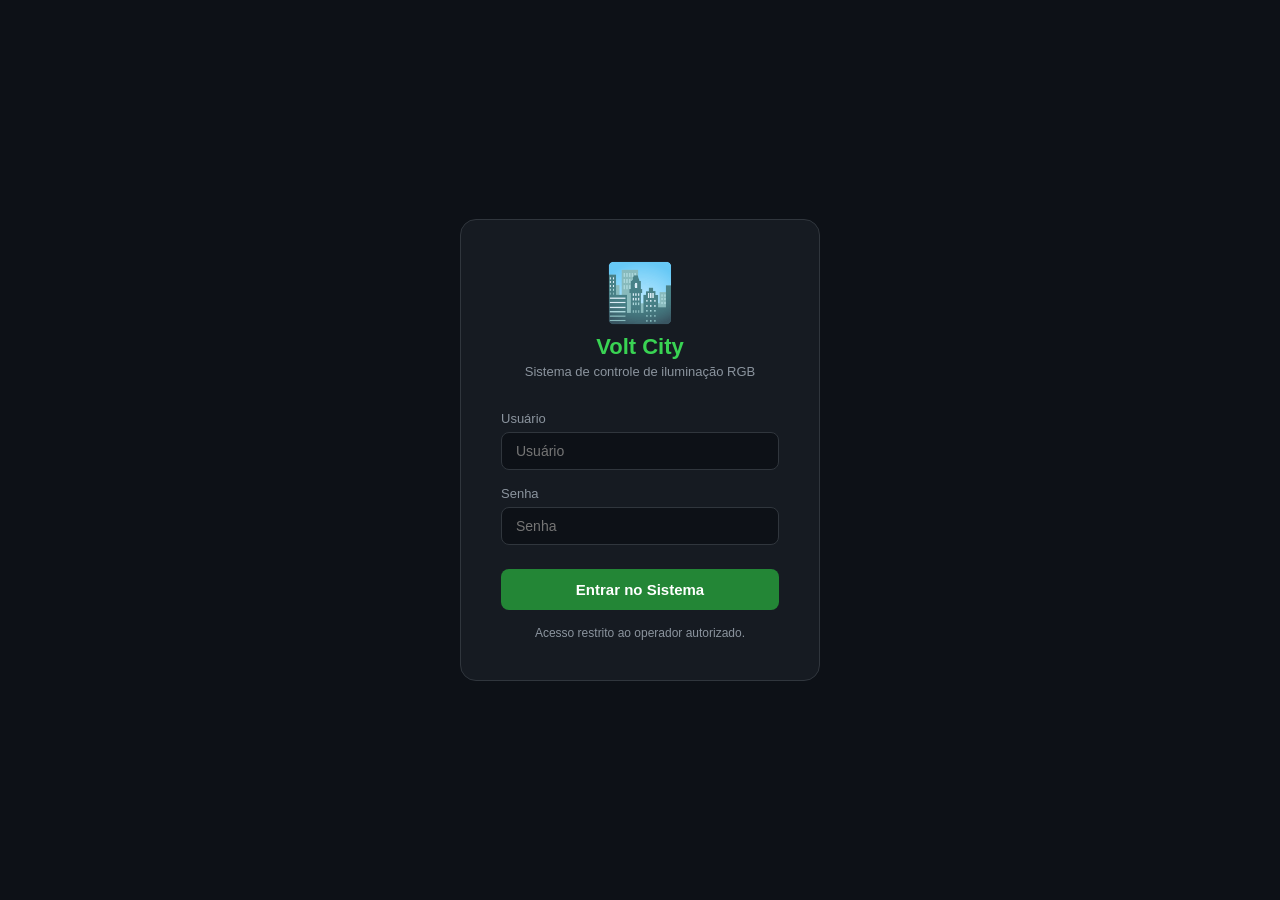
<file: index.html>
<!DOCTYPE html>
<html>
<head>
  <meta charset="UTF-8">
  <meta http-equiv="refresh" content="0; url=nutricity_panel.html">
  <title>Volt City</title>
</head>
<body>
  <p>Redirecionando para o Volt City...</p>
</body>
</html>
</file>
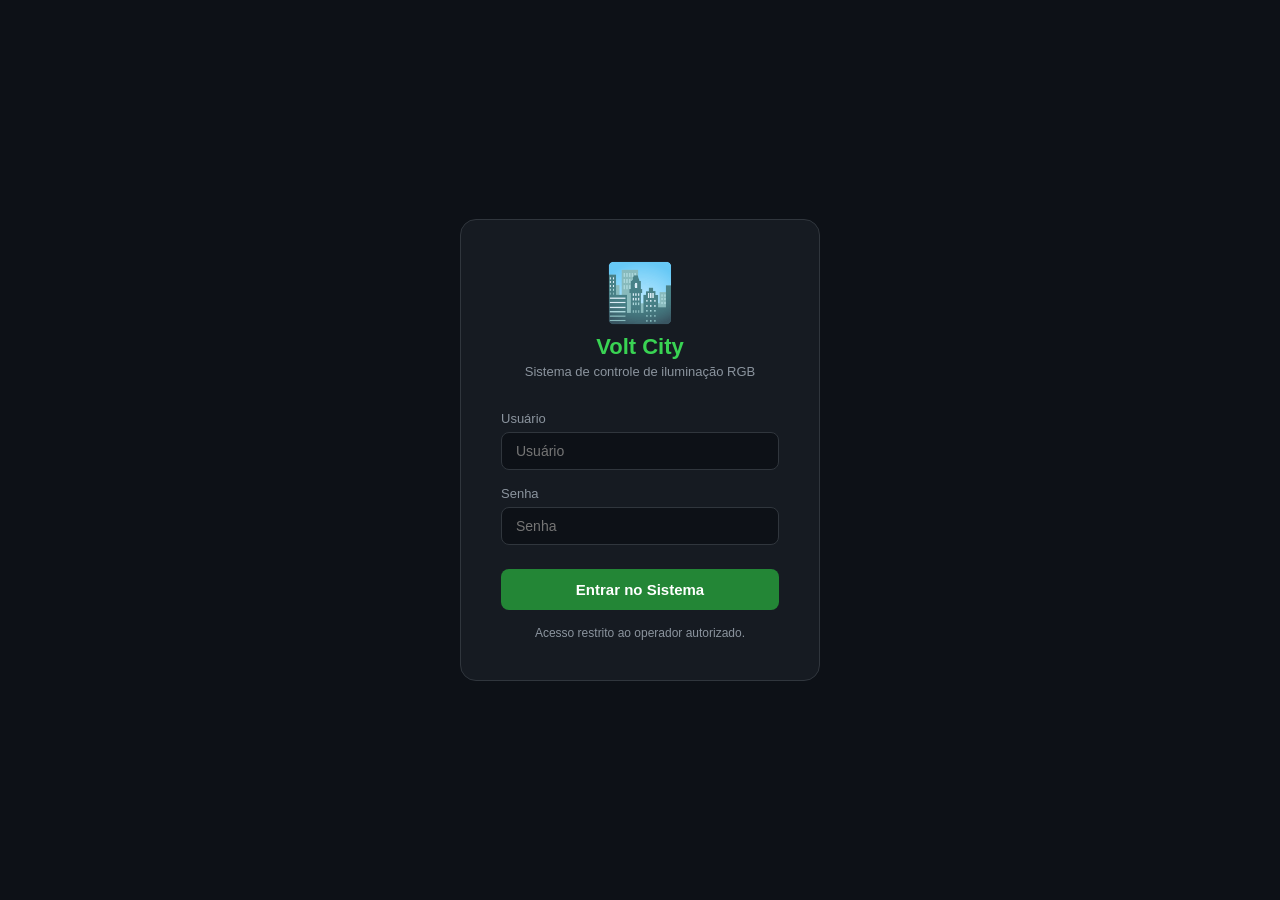
<file: nutricity_panel.html>
<!DOCTYPE html>
<html lang="pt-BR">
<head>
<meta charset="UTF-8">
<meta name="viewport" content="width=device-width, initial-scale=1.0">
<title>Volt City</title>
<link rel="stylesheet" href="css/main.css">
</head>
<body>

<!-- LOGIN -->
<div id="login-screen">
  <div class="login-card">
    <div class="login-logo">
      <div class="city-icon">🏙️</div>
      <h1>Volt City</h1>
      <p>Sistema de controle de iluminação RGB</p>
    </div>
    <div class="form-group">
      <label>Usuário</label>
      <input type="text" id="login-user" placeholder="Usuário" value="" autocomplete="off">
    </div>
    <div class="form-group">
      <label>Senha</label>
      <input type="password" id="login-pass" placeholder="Senha" value="" autocomplete="off">
    </div>
    <button class="btn-login" onclick="doLogin()">Entrar no Sistema</button>
    <p class="login-hint">Acesso restrito ao operador autorizado.</p>
  </div>
</div>

<!-- MAIN APP -->
<div id="app">
  <nav class="navbar">
    <div class="navbar-brand">
      <span>🏙️</span>
      <h1>Volt City</h1>
    </div>
    <div class="nav-tabs">
      <button class="nav-tab active" onclick="showPage('dashboard')">Dashboard</button>
      <button class="nav-tab" onclick="showPage('postes')">Postes</button>
      <button class="nav-tab" onclick="showPage('show')">Show de Luz</button>
      <button class="nav-tab" onclick="showPage('musica')">🎵 Parada Musical</button>
      <button class="nav-tab" onclick="showPage('regras')">Regras</button>
      <button class="nav-tab" onclick="showPage('historico')">Histórico</button>
    </div>
    <div class="navbar-right">
      <span class="user-badge" id="user-badge">👤 admin</span>
      <button class="btn-logout" onclick="doLogout()">Sair</button>
    </div>
  </nav>

  <div class="content">

    <!-- DASHBOARD -->
    <div class="page active" id="page-dashboard">
      <div id="alerts-area"></div>

      <div class="energy-card">
        <div class="energy-header">
          <h2>⚡ Energia da Cidade</h2>
          <span class="mode-badge" id="mode-badge">ENERGIA</span>
        </div>
        <div class="energy-value" id="energy-display">75%</div>
        <div class="energy-bar-wrap">
          <div class="energy-bar" id="energy-bar" style="width:75%"></div>
        </div>
        <div class="energy-labels">
          <span>0% — Crítico</span>
          <span>30% — Baixo</span>
          <span>60% — Médio</span>
          <span>100% — Máximo ⚡</span>
        </div>
      </div>

      <div class="quick-actions">
        <button class="qa-btn success" onclick="addEnergy(5)">
          <span class="qa-icon">⬆️</span>+5% Energia
        </button>
        <button class="qa-btn danger" onclick="addEnergy(-5)">
          <span class="qa-icon">⬇️</span>-5% Energia
        </button>
        <button class="qa-btn success" id="btn-fix100" onclick="toggleFix100()">
          <span class="qa-icon">🔋</span>Fixar 100%
        </button>
        <button class="qa-btn warning" id="btn-freeze" onclick="toggleFreeze()">
          <span class="qa-icon">❄️</span>Congelar
        </button>
        <button class="qa-btn danger" id="btn-block-red" onclick="toggleBlockRed()">
          <span class="qa-icon">🔴</span>Block Vermelho
        </button>
        <button class="qa-btn info" onclick="setMode('manual'); showToast('Modo Manual ativado')">
          <span class="qa-icon">🎛️</span>Modo Manual
        </button>
        <button class="qa-btn info" onclick="setMode('energia'); showToast('Modo Energia ativado')">
          <span class="qa-icon">⚡</span>Modo Energia
        </button>
        <button class="qa-btn purple" onclick="showPage('show'); showToast('Abrindo Show de Luz...')">
          <span class="qa-icon">🎆</span>Modo Show
        </button>
        <button class="qa-btn success" onclick="allPolesColor('#39d353')">
          <span class="qa-icon">🟢</span>Todos Verdes
        </button>
        <button class="qa-btn info" onclick="allPolesColor('#4090f0')">
          <span class="qa-icon">🔵</span>Todos Azuis
        </button>
        <button class="qa-btn purple" onclick="allPolesColor('#c060f0')">
          <span class="qa-icon">🟣</span>Todos Roxos
        </button>
        <button class="qa-btn" style="background:linear-gradient(135deg,#e8e8e8,#bbb);color:#222" onclick="allPolesColor('#ffffff')">
          <span class="qa-icon">⚪</span>Todos Branco
        </button>
        <button class="qa-btn" style="background:linear-gradient(135deg,#00e5ff,#00b2cc)" onclick="allPolesColor('#00e5ff')">
          <span class="qa-icon">🩵</span>Todos Ciano
        </button>
        <button class="qa-btn danger" onclick="allPolesColor('#f04040')">
          <span class="qa-icon">🔴</span>Todos Vermelhos
        </button>
        <button class="qa-btn" style="background:linear-gradient(135deg,#f0c040,#c09020)" onclick="allPolesColor('#f0c040')">
          <span class="qa-icon">🟡</span>Todos Amarelos
        </button>
        <button class="qa-btn" onclick="toggleAllPoles(false)">
          <span class="qa-icon">⬛</span>Apagar Todos
        </button>
        <button class="qa-btn purple" onclick="activateEffect('festa')">
          <span class="qa-icon">🎉</span>Modo Festa
        </button>
      </div>

      <div class="stats-row">
        <div class="stat-card online">
          <div class="stat-val" id="stat-online">4</div>
          <div class="stat-label">Postes Online</div>
        </div>
        <div class="stat-card offline">
          <div class="stat-val" id="stat-offline">0</div>
          <div class="stat-label">Postes Offline</div>
        </div>
        <div class="stat-card energy">
          <div class="stat-val" id="stat-energy">75%</div>
          <div class="stat-label">Energia Atual</div>
        </div>
        <div class="stat-card mode">
          <div class="stat-val" id="stat-mode">Energia</div>
          <div class="stat-label">Modo Ativo</div>
        </div>
      </div>

      <p class="section-title">🗼 Postes (Resumo)</p>
      <div class="poles-grid" id="poles-mini"></div>
    </div>

    <!-- POSTES -->
    <div class="page" id="page-postes">
      <div style="display:flex;align-items:center;gap:12px;margin-bottom:20px">
        <button class="ctrl-btn" onclick="showPage('dashboard')" style="padding:10px 18px;font-size:13px">← Voltar ao Dashboard</button>
        <button class="ctrl-btn" onclick="showPage('show')" style="padding:10px 18px;font-size:13px">🎆 Ir para Show de Luz</button>
      </div>
      <div class="batch-bar" id="batch-bar">
        <span id="batch-label">0 postes selecionados</span>
        <button class="ctrl-btn green" onclick="batchColor('#39d353')">🟢 Verde</button>
        <button class="ctrl-btn" onclick="batchColor('#4090f0')">🔵 Azul</button>
        <button class="ctrl-btn" onclick="batchColor('#f04040')">🔴 Vermelho</button>
        <button class="ctrl-btn" onclick="batchColor('#c060f0')">🟣 Roxo</button>
        <button class="ctrl-btn" onclick="batchColor('#ffffff')">⚪ Branco</button>
        <button class="ctrl-btn red" onclick="clearSelection()">✕ Limpar</button>
      </div>
      <p class="section-title">🗼 Controle Individual de Postes
        <button class="ctrl-btn" style="font-size:11px;margin-left:8px" onclick="selectAll()">Selecionar Todos</button>
      </p>
      <div class="poles-grid" id="poles-detail"></div>
      <div class="pole-controls" id="pole-panel">
        <div class="ctrl-grid" id="pole-ctrl-content"></div>
      </div>
    </div>

    <!-- SHOW -->
    <div class="page" id="page-show">
      <div style="display:flex;align-items:center;gap:12px;margin-bottom:20px">
        <button class="ctrl-btn" onclick="showPage('dashboard')" style="padding:10px 18px;font-size:13px">← Voltar ao Dashboard</button>
        <button class="ctrl-btn" onclick="showPage('postes')" style="padding:10px 18px;font-size:13px">🗼 Ir para Postes</button>
      </div>
      <p class="section-title">🎆 Show de Luz / Efeitos Visuais</p>
      <div class="effects-grid">
        <div class="effect-card" id="eff-arcoiris" onclick="activateEffect('arcoiris')">
          <div class="effect-icon">🌈</div>
          <div class="effect-name">Arco-Íris</div>
          <div class="effect-desc">Ciclo de cores RGB contínuo</div>
        </div>
        <div class="effect-card" id="eff-onda" onclick="activateEffect('onda')">
          <div class="effect-icon">🌊</div>
          <div class="effect-name">Onda de Energia</div>
          <div class="effect-desc">Cor percorre os postes em sequência</div>
        </div>
        <div class="effect-card" id="eff-pulsacao" onclick="activateEffect('pulsacao')">
          <div class="effect-icon">💓</div>
          <div class="effect-name">Pulsação</div>
          <div class="effect-desc">Todos pulsam juntos em ritmo</div>
        </div>
        <div class="effect-card" id="eff-alternancia" onclick="activateEffect('alternancia')">
          <div class="effect-icon">🔀</div>
          <div class="effect-name">Alternância</div>
          <div class="effect-desc">Grupos alternam entre duas cores</div>
        </div>
        <div class="effect-card" id="eff-perseguicao" onclick="activateEffect('perseguicao')">
          <div class="effect-icon">💫</div>
          <div class="effect-name">Perseguição</div>
          <div class="effect-desc">Luz "corre" de poste em poste</div>
        </div>
        <div class="effect-card" id="eff-contagem" onclick="activateEffect('contagem')">
          <div class="effect-icon">⏳</div>
          <div class="effect-name">Contagem Crítica</div>
          <div class="effect-desc">Verde → Amarelo → Vermelho</div>
        </div>
        <div class="effect-card" id="eff-festa" onclick="activateEffect('festa')">
          <div class="effect-icon">🎉</div>
          <div class="effect-name">Festa da Cidade</div>
          <div class="effect-desc">Explosão colorida celebração!</div>
        </div>
        <div class="effect-card" id="eff-noturno" onclick="activateEffect('noturno')">
          <div class="effect-icon">🌙</div>
          <div class="effect-name">Modo Noturno</div>
          <div class="effect-desc">Azul suave e sereno</div>
        </div>
        <div class="effect-card" id="eff-manutencao" onclick="activateEffect('manutencao')">
          <div class="effect-icon">🔧</div>
          <div class="effect-name">Manutenção</div>
          <div class="effect-desc">Amarelo piscante de aviso</div>
        </div>
        <div class="effect-card" id="eff-carga" onclick="activateEffect('carga')">
          <div class="effect-icon">⚡</div>
          <div class="effect-name">Carga</div>
          <div class="effect-desc">Barras sobem e trocam de cor</div>
        </div>
      </div>

      <!-- MODO MUSICAL BPM -->
      <div style="margin-top:24px; background:var(--card); border:1px solid var(--border); border-radius:12px; padding:20px;">
        <p class="section-title">🎵 Modo Musical — BPM</p>
        <p style="font-size:13px; color:var(--muted); margin-bottom:16px;">Digite o BPM da música tocando e os postes piscam no ritmo exato.</p>
        <div style="display:flex; gap:12px; align-items:center; flex-wrap:wrap; margin-bottom:14px;">
          <div style="display:flex; flex-direction:column; gap:4px;">
            <label style="font-size:11px; color:var(--muted); text-transform:uppercase; letter-spacing:.5px;">BPM</label>
            <input id="bpm-input" type="number" min="40" max="200" value="120"
              style="width:90px; padding:10px; border-radius:8px; border:1px solid var(--border);
                     background:var(--bg); color:var(--text); font-size:20px; font-weight:700; text-align:center;">
          </div>
          <div style="display:flex; flex-direction:column; gap:4px;">
            <label style="font-size:11px; color:var(--muted); text-transform:uppercase; letter-spacing:.5px;">Estilo</label>
            <select id="bpm-style"
              style="padding:10px 14px; border-radius:8px; border:1px solid var(--border);
                     background:var(--bg); color:var(--text); font-size:14px;">
              <option value="flash">Flash (pisca todos)</option>
              <option value="sequencia">Sequência (um por um)</option>
              <option value="alternado">Alternado (par/ímpar)</option>
              <option value="arcoiris">Arco-íris</option>
            </select>
          </div>
          <div style="display:flex; gap:8px; align-items:flex-end; padding-bottom:2px;">
            <button class="ctrl-btn green" id="btn-bpm-start" onclick="startBPM()">▶ Iniciar</button>
            <button class="ctrl-btn red"  id="btn-bpm-stop"  onclick="stopBPM()" style="display:none">⏹ Parar</button>
          </div>
        </div>
        <!-- TAP BPM -->
        <div style="display:flex; gap:10px; align-items:center; flex-wrap:wrap;">
          <button onclick="tapBPM()"
            style="padding:12px 24px; border-radius:10px; border:2px solid var(--purple);
                   background:transparent; color:var(--purple); font-size:15px; font-weight:700;
                   cursor:pointer; transition:.1s; user-select:none;"
            onmousedown="this.style.transform='scale(.95)'" onmouseup="this.style.transform=''">
            👆 TAP BPM
          </button>
          <span id="bpm-tap-hint" style="font-size:12px; color:var(--muted);">Bata no ritmo da música para detectar o BPM automaticamente</span>
        </div>
        <!-- indicador de pulso -->
        <div id="bpm-pulse-bar" style="margin-top:14px; height:6px; border-radius:3px;
             background:var(--border); overflow:hidden; display:none;">
          <div id="bpm-pulse-fill" style="height:100%; width:0%; background:var(--purple);
               transition:width .05s linear;"></div>
        </div>
        <p id="bpm-status" style="margin-top:8px; font-size:12px; color:var(--muted);">⏸ Parado</p>
      </div>

      <div style="margin-top:24px; background:var(--card); border:1px solid var(--border); border-radius:12px; padding:20px;">
        <p class="section-title">⏹️ Controle do Efeito</p>
        <div style="display:flex; gap:12px; align-items:center; flex-wrap:wrap;">
          <button class="ctrl-btn red" onclick="stopEffect()">⏹️ Parar Efeito</button>
          <button class="ctrl-btn green" onclick="setMode('energia')">🔄 Voltar ao Normal</button>
          <span style="font-size:13px; color:var(--muted)">Efeito ativo: <b id="active-effect-label" style="color:var(--purple)">nenhum</b></span>
        </div>
      </div>
    </div>

    <!-- PARADA MUSICAL -->
    <div class="page" id="page-musica">
      <div style="display:flex;align-items:center;gap:12px;margin-bottom:20px">
        <button class="ctrl-btn" onclick="showPage('dashboard')" style="padding:10px 18px;font-size:13px">← Dashboard</button>
      </div>

      <!-- PLAYER ATUAL -->
      <div id="music-player-bar" style="background:linear-gradient(135deg,#1a0a2e,#2d1b4e);border:1px solid var(--purple);border-radius:16px;padding:20px;margin-bottom:20px;">
        <div style="display:flex;align-items:center;gap:16px;flex-wrap:wrap;">
          <div id="music-album-art" style="width:64px;height:64px;border-radius:12px;background:var(--card);display:flex;align-items:center;justify-content:center;font-size:28px;flex-shrink:0;">🎵</div>
          <div style="flex:1;min-width:0;">
            <div id="music-now-title" style="font-size:18px;font-weight:700;color:#fff;white-space:nowrap;overflow:hidden;text-overflow:ellipsis;">Nenhuma música selecionada</div>
            <div id="music-now-bpm" style="font-size:13px;color:var(--purple);margin-top:2px;">— BPM</div>
            <div style="margin-top:8px;height:4px;background:rgba(255,255,255,.15);border-radius:2px;overflow:hidden;">
              <div id="music-progress-bar" style="height:100%;width:0%;background:var(--purple);transition:width .5s linear;border-radius:2px;"></div>
            </div>
            <div style="display:flex;justify-content:space-between;font-size:11px;color:rgba(255,255,255,.4);margin-top:3px;">
              <span id="music-time-cur">0:00</span><span id="music-time-total">0:00</span>
            </div>
          </div>
          <div style="display:flex;gap:8px;align-items:center;flex-shrink:0;">
            <button onclick="musicPrev()" style="width:40px;height:40px;border-radius:50%;border:1px solid rgba(255,255,255,.2);background:transparent;color:#fff;font-size:18px;cursor:pointer;">⏮</button>
            <button id="btn-play-pause" onclick="togglePlayPause()" style="width:52px;height:52px;border-radius:50%;border:none;background:var(--purple);color:#fff;font-size:22px;cursor:pointer;">▶</button>
            <button onclick="musicNext()" style="width:40px;height:40px;border-radius:50%;border:1px solid rgba(255,255,255,.2);background:transparent;color:#fff;font-size:18px;cursor:pointer;">⏭</button>
            <button onclick="musicStop()" style="width:40px;height:40px;border-radius:50%;border:1px solid rgba(255,255,255,.2);background:transparent;color:#fff;font-size:18px;cursor:pointer;">⏹</button>
          </div>
        </div>
        <!-- pulso BPM visual -->
        <div id="music-bpm-pulse" style="margin-top:12px;display:flex;gap:6px;align-items:flex-end;height:28px;">
          <div class="bpm-bar" style="background:var(--purple);border-radius:2px;width:6px;"></div>
          <div class="bpm-bar" style="background:var(--purple);border-radius:2px;width:6px;"></div>
          <div class="bpm-bar" style="background:var(--purple);border-radius:2px;width:6px;"></div>
          <div class="bpm-bar" style="background:var(--purple);border-radius:2px;width:6px;"></div>
          <span id="music-bpm-live" style="font-size:12px;color:rgba(255,255,255,.5);margin-left:6px;">parado</span>
        </div>
      </div>

      <!-- VU METER -->
      <div style="background:linear-gradient(135deg,#0a1628,#0d2040);border:1px solid #2a4080;border-radius:14px;padding:16px;margin-bottom:20px;display:flex;align-items:center;justify-content:space-between;gap:16px;flex-wrap:wrap;">
        <div>
          <p style="font-weight:700;font-size:14px;margin:0 0 4px 0;">📊 VU Meter — Barras no Ritmo</p>
          <p style="font-size:12px;color:var(--muted);margin:0;">As barras dos postes sobem e descem com o volume da música em tempo real.</p>
        </div>
        <button id="btn-vu-toggle" onclick="toggleVUMeter()" class="ctrl-btn" style="background:#1a3a6a;border:1px solid #2a4080;white-space:nowrap;flex-shrink:0;">
          📊 Ativar VU Meter
        </button>
      </div>

      <!-- CARREGAR ARQUIVOS -->
      <div style="display:flex;align-items:center;justify-content:space-between;flex-wrap:wrap;gap:10px;margin-bottom:16px;">
        <p class="section-title" style="margin:0;">🎶 Playlist</p>
        <div style="display:flex;gap:8px;">
          <label style="padding:8px 16px;border-radius:8px;border:1px solid var(--purple);color:var(--purple);font-size:13px;font-weight:600;cursor:pointer;">
            + Adicionar Músicas
            <input id="music-file-input" type="file" accept="audio/*" multiple style="display:none" onchange="loadMusicFiles(this.files)">
          </label>
          <button onclick="clearPlaylist()" style="padding:8px 14px;border-radius:8px;border:1px solid var(--border);background:transparent;color:var(--muted);font-size:13px;cursor:pointer;">Limpar</button>
        </div>
      </div>

      <!-- LISTA DE MÚSICAS -->
      <div id="music-playlist" style="display:flex;flex-direction:column;gap:8px;">
        <div style="text-align:center;padding:40px;color:var(--muted);font-size:14px;">
          Clique em <b>+ Adicionar Músicas</b> para carregar seus arquivos de áudio.<br>
          <span style="font-size:12px;opacity:.7;">Os nomes e BPMs ficam salvos automaticamente.</span>
        </div>
      </div>

      <!-- MODO MICROFONE -->
      <div style="margin-top:24px;background:var(--card);border:1px solid var(--border);border-radius:16px;padding:20px;margin-bottom:8px;">
        <div style="display:flex;align-items:center;justify-content:space-between;margin-bottom:14px;">
          <p style="font-weight:700;font-size:15px;margin:0;">🎤 Modo Microfone</p>
          <span id="mic-status" style="font-size:12px;color:var(--muted);padding:3px 10px;border-radius:20px;background:var(--bg);">Inativo</span>
        </div>
        <p style="font-size:12px;color:var(--muted);margin-bottom:14px;">Coloca o celular perto da caixa de som. Os postes dançam no ritmo detectado pelo microfone.</p>

        <button id="btn-mic-toggle" onclick="toggleMic()" class="ctrl-btn purple" style="width:100%;margin-bottom:16px;font-size:14px;">
          🎤 Ativar Microfone
        </button>

        <!-- Nível de áudio + indicador de batida -->
        <div style="margin-bottom:16px;">
          <div style="display:flex;align-items:center;gap:10px;margin-bottom:6px;">
            <span style="font-size:12px;color:var(--muted);">Nível de áudio</span>
            <div id="mic-beat-dot" style="width:12px;height:12px;border-radius:50%;background:var(--border);transition:background .08s,box-shadow .08s;flex-shrink:0;"></div>
            <span style="font-size:12px;color:var(--muted);">Batida</span>
          </div>
          <div style="height:10px;background:var(--bg);border-radius:5px;overflow:hidden;border:1px solid var(--border);">
            <div id="mic-level-bar" style="height:100%;width:0%;background:linear-gradient(90deg,#39d353,#f0c040,#f04040);transition:width .05s;border-radius:5px;"></div>
          </div>
        </div>

        <!-- Seleção de frequência -->
        <div style="margin-bottom:14px;">
          <p style="font-size:12px;color:var(--muted);margin-bottom:8px;">Frequência a capturar:</p>
          <div style="display:flex;gap:8px;flex-wrap:wrap;">
            <button id="mic-band-grave" class="mic-band-btn active" onclick="setMicBand('grave')">🔊 Grave<br><span style="font-size:10px;opacity:.7;">Bumbo / Bass</span></button>
            <button id="mic-band-medio" class="mic-band-btn" onclick="setMicBand('medio')">🎸 Médio<br><span style="font-size:10px;opacity:.7;">Voz / Guitarra</span></button>
            <button id="mic-band-agudo" class="mic-band-btn" onclick="setMicBand('agudo')">🎵 Agudo<br><span style="font-size:10px;opacity:.7;">Chimbal / Pratos</span></button>
            <button id="mic-band-todos" class="mic-band-btn" onclick="setMicBand('todos')">⚡ Todos<br><span style="font-size:10px;opacity:.7;">Qualquer som</span></button>
          </div>
        </div>

        <!-- Estilo dos postes -->
        <div style="margin-bottom:14px;">
          <p style="font-size:12px;color:var(--muted);margin-bottom:8px;">Estilo dos postes:</p>
          <select onchange="setMicStyle(this.value)" style="width:100%;padding:9px;border-radius:8px;border:1px solid var(--border);background:var(--bg);color:var(--text);font-size:13px;">
            <option value="flash">Flash — todos juntos</option>
            <option value="sequencia">Sequência — um por um</option>
            <option value="alternado">Alternado — par/ímpar</option>
            <option value="arcoiris">Arco-íris</option>
            <option value="carga">⚡ Carga Progressiva — barra sobe com a música</option>
          </select>
        </div>

        <!-- Sensibilidade -->
        <div>
          <div style="display:flex;justify-content:space-between;align-items:center;margin-bottom:6px;">
            <p style="font-size:12px;color:var(--muted);margin:0;">Sensibilidade</p>
            <span id="mic-sens-val" style="font-size:12px;color:var(--text);font-weight:600;">5</span>
          </div>
          <input type="range" min="1" max="10" value="5" style="width:100%;accent-color:var(--purple);"
            oninput="setMicSensitivity(parseInt(this.value)); document.getElementById('mic-sens-val').textContent = this.value">
          <div style="display:flex;justify-content:space-between;font-size:10px;color:var(--muted);margin-top:3px;">
            <span>← Menos sensível</span><span>Mais sensível →</span>
          </div>
        </div>
      </div>

      <!-- MODAL EDITAR MÚSICA -->
      <div id="music-edit-modal" style="display:none;position:fixed;inset:0;background:rgba(0,0,0,.7);z-index:9999;align-items:center;justify-content:center;">
        <div style="background:var(--card);border:1px solid var(--border);border-radius:16px;padding:24px;width:320px;max-width:90vw;">
          <p style="font-weight:700;font-size:16px;margin-bottom:16px;">✏️ Editar Música</p>
          <input type="hidden" id="edit-music-idx">
          <div style="margin-bottom:12px;">
            <label style="font-size:12px;color:var(--muted);">Nome da música</label>
            <input id="edit-music-name" type="text" style="width:100%;padding:8px;border-radius:8px;border:1px solid var(--border);background:var(--bg);color:var(--text);margin-top:4px;box-sizing:border-box;">
          </div>
          <div style="margin-bottom:12px;">
            <label style="font-size:12px;color:var(--muted);">BPM</label>
            <input id="edit-music-bpm" type="number" min="40" max="250" style="width:100%;padding:8px;border-radius:8px;border:1px solid var(--border);background:var(--bg);color:var(--text);margin-top:4px;box-sizing:border-box;">
          </div>
          <div style="margin-bottom:16px;">
            <label style="font-size:12px;color:var(--muted);">Estilo dos postes</label>
            <select id="edit-music-style" style="width:100%;padding:8px;border-radius:8px;border:1px solid var(--border);background:var(--bg);color:var(--text);margin-top:4px;box-sizing:border-box;">
              <option value="flash">Flash (todos juntos)</option>
              <option value="sequencia">Sequência (um por um)</option>
              <option value="alternado">Alternado (par/ímpar)</option>
              <option value="arcoiris">Arco-íris</option>
            </select>
          </div>
          <div style="display:flex;gap:8px;">
            <button onclick="saveEditMusic()" style="flex:1;padding:10px;border-radius:8px;border:none;background:var(--purple);color:#fff;font-weight:700;cursor:pointer;">Salvar</button>
            <button onclick="closeEditMusic()" style="flex:1;padding:10px;border-radius:8px;border:1px solid var(--border);background:transparent;color:var(--text);cursor:pointer;">Cancelar</button>
          </div>
        </div>
      </div>
    </div>

    <!-- REGRAS -->
    <div class="page" id="page-regras">
      <div style="display:flex;align-items:center;gap:12px;margin-bottom:20px">
        <button class="ctrl-btn" onclick="showPage('dashboard')" style="padding:10px 18px;font-size:13px">← Voltar ao Dashboard</button>
      </div>
      <p class="section-title">⚙️ Regras de Energia e Configurações</p>
      <div class="settings-grid">
        <div class="settings-card">
          <h3>Mapa de Cores por Faixa</h3>
          <div class="color-range">
            <div class="range-label">0% – 10%</div>
            <div class="range-dot" style="background:#f04040"></div>
            <div class="range-desc" style="color:#f04040">Vermelho — Crítico</div>
          </div>
          <div class="color-range">
            <div class="range-label">11% – 30%</div>
            <div class="range-dot" style="background:#f08040"></div>
            <div class="range-desc" style="color:#f08040">Laranja — Baixo</div>
          </div>
          <div class="color-range">
            <div class="range-label">31% – 60%</div>
            <div class="range-dot" style="background:#f0c040"></div>
            <div class="range-desc" style="color:#f0c040">Amarelo — Médio</div>
          </div>
          <div class="color-range">
            <div class="range-label">61% – 100%</div>
            <div class="range-dot" style="background:#39d353"></div>
            <div class="range-desc" style="color:#39d353">Verde — Ótimo</div>
          </div>
          <div class="color-range">
            <div class="range-label">100% 🎉</div>
            <div class="range-dot anim-rainbow" style="background:#f04040"></div>
            <div class="range-desc" style="color:var(--purple)">Celebração!</div>
          </div>
        </div>

        <div class="settings-card">
          <h3>Comportamento Automático</h3>
          <div class="setting-row">
            <span class="setting-name">Queda automática de energia</span>
            <button class="toggle on" id="tog-queda" onclick="toggleSetting(this, 'queda')"></button>
          </div>
          <div class="setting-row">
            <span class="setting-name">Queda por minuto (%)</span>
            <input type="number" class="number-input" id="queda-rate" value="1" min="0" max="10">
          </div>
          <div class="setting-row">
            <span class="setting-name">Energia mínima (%)</span>
            <input type="number" class="number-input" id="min-energy" value="5" min="0" max="50">
          </div>
          <div class="setting-row">
            <span class="setting-name">Energia ao ligar (%)</span>
            <input type="number" class="number-input" id="start-energy" value="75" min="0" max="100">
          </div>
        </div>

        <div class="settings-card">
          <h3>Segurança e Proteção</h3>
          <div class="setting-row">
            <span class="setting-name">Bloquear cor vermelha</span>
            <button class="toggle on" id="tog-red" onclick="toggleBlockRed()"></button>
          </div>
          <div class="setting-row">
            <span class="setting-name">Cor de segurança (quando bloqueado)</span>
            <div style="display:flex;align-items:center;gap:6px">
              <div style="width:16px;height:16px;border-radius:50%;background:#39d353"></div>
              <span style="font-size:12px;color:var(--muted)">Verde</span>
            </div>
          </div>
          <div class="setting-row">
            <span class="setting-name">Operador sempre pode controlar</span>
            <button class="toggle on" onclick="showToast('Sempre ativo por segurança')"></button>
          </div>
        </div>

        <div class="settings-card">
          <h3>Ganho de Energia por Evento</h3>
          <div class="setting-row">
            <span class="setting-name">Ganho por botão físico (%)</span>
            <input type="number" class="number-input" value="5" min="1" max="20">
          </div>
          <div class="setting-row">
            <span class="setting-name">Ganho por sensor (%)</span>
            <input type="number" class="number-input" value="3" min="1" max="20">
          </div>
          <div class="setting-row">
            <span class="setting-name">Cooldown anti-repetição (s)</span>
            <input type="number" class="number-input" value="30" min="1" max="300">
          </div>
          <div style="margin-top:12px">
            <button class="ctrl-btn green" onclick="showToast('✅ Configurações salvas!')">💾 Salvar Configurações</button>
          </div>
        </div>
      </div>
    </div>

    <!-- HISTÓRICO -->
    <div class="page" id="page-historico">
      <div style="display:flex;align-items:center;gap:12px;margin-bottom:20px">
        <button class="ctrl-btn" onclick="showPage('dashboard')" style="padding:10px 18px;font-size:13px">← Voltar ao Dashboard</button>
      </div>
      <p class="section-title">📋 Histórico de Eventos</p>
      <div style="background:var(--card); border:1px solid var(--border); border-radius:12px; overflow:hidden;">
        <table class="log-table">
          <thead>
            <tr>
              <th>Data/Hora</th>
              <th>Operador</th>
              <th>Ação</th>
              <th>Detalhes</th>
              <th>Energia</th>
            </tr>
          </thead>
          <tbody id="log-table-body"></tbody>
        </table>
      </div>
    </div>

  </div><!-- /content -->
</div><!-- /app -->

<div id="toast"></div>

<script src="js/state.js"></script>
<script>const state = window.state;</script>
<script src="js/toast.js"></script>
<script src="js/logs.js"></script>
<script src="js/hardware.js"></script>
<script src="js/navigation.js"></script>
<script src="js/energy.js"></script>
<script src="js/poles.js"></script>
<script src="js/effects.js"></script>
<script src="js/bpm.js"></script>
<script src="js/music.js"></script>
<script src="js/app.js"></script>
<script src="js/auth.js"></script>
</body>
</html>
                                                                                                                                                                                                                                                                                                                                                                                                                                                                                                                                                                                                                                                                                                                                                                                                                                                                                                                                                                                                                                                                                                                                                                                                                                                                                                                                                                                                                                                                                                                                                                                                                                                                                                                                                                                                                                                                                                                                                                                                                                                                                                                                                                                                                                                                                                                                                                                                                                                                                                                                                                                                                                                                                                                                                                                                                                                                                                                                                                                                                                                                                                                                                                                                                                                                                                                                                                                                                                                                                                                                                                                                                                                                                                                                                                                                                                                                                                                                                                                                                                                                                                                                                                                                                                                                                                                                                                                                                                                                                                                                                                                                                                                                                                                                                                                                                                                                                                                                                                                                                                                                                                                                                                                                                                                                                                                                                                                                                                                                                                                                                                                                                                                                                                                                                                                                                                                                                                                                                                                                                                                                                                                                                                                                                                                                                                                                                                                                                                                                                                                                                                                                                                                                                                                                                                                                                                                                                                                                                                                                                                                                                                                                                                                                                                                                                                                                                                                                                                                                                                                                                                                                                                                                                                                                                                                                                                                                                                                                                                                                                                                                                                                                                                                                                                                                                                                                                                                                                                                                                                                                                                                                                                                                                                                                                                                                                                                                                                                                                                                                                                                                                                                                                                                                                                                                                                                                                                                                                                                                                                                                                                                                                                                                                                                                                                                                                                                                                                                                                                                                                                                                                                                                                                                                                                                                                                                                                                                                                                                                                                                                                                                                                                                                                                                                                                                                                                                                                                                                                                                                                                                                                                                                                                                                                                                                                                                                                                                                                                                                                                                                                                                                                                                                                                                                                                                                                                                                                                                                                                                                                                                                                                                                                                                                                                                                                                                                                                                                                                                                                                                                                                                                                                                                                                                                                                                                                                                                                                                                                                                                                                                                                                                                                                                                                                                                                                                                                                                                                                                                                                                                                                                                                                                                                                                                                                                                                                                                                                                                                                                                                                                                                                                                                                                                                                                                                                                                                                                                                                                                                                                                                                                                                                                                                                                                                                                                                                                                                                                                                                                                                                                                                                                                                                                                                                                                                                                                                                                                                                                                                                                                                                                                                                                                                                                                                                                                                                                                                                                                                                                                                                                                                                                                                                                                                                                                                                                                                                                                                                                                                                                                                                                                                                                                                                                                                                                                                                                                                                                                                                                                                                                                                                                                                                                                                                                                                                                                                                                                                                                                                                                                                                                                                                                                                                                                                                                                                                                                                                                                                                                                                                                                                                                                                                                                                                                                                                                                                                                                                                                                                                                                                                                                                                                                                                                                                                                                                                                                                                                                                                                                                                                                                                                                                                                                                                                                                                                                                                                                                                                                                                                                                                                                                                                                                                                                                                                                                                                                                                                                                                                                                                                                                                                                                                                                                                                                                                                                                                                                                                                                                                                                                                                                                                                                                                                                                                                                                                                                                                                                                                                                                                                                                                                                                                                                                                                                                                                                                                                                                                                                                                                                                                                                                                                                                                                                                                                                                                                                                                                                                                                                                                                                                                                                                                                                                                                                                                                                                                                                                                                                                                                                                                                                                                                                                                                                                                                                                                                                                                                                                                                                                                                                                                                                                                                                                                                                                                                                                                                                                                                                                                                                                                                                                                                                                                                                                                                                                                                                                                                                                                                                                                                                                                                                                                                                                                                                                                                                                                                                                                                                                                                                                                                                                                                                                                                                                                                                                                                                                                                                                                                                                                                                                                                                                                                                                                                                                                                                                                                                                                                                                                                                                                                                                                                                                                                                                                                                                                                                                                                                                                                                                                                                                                                                                                                                                                                                                                                                                                                                                                                                                                                                                                                                                                                                                                                                                                                                                                                                                                                                                                                                                                                                                                                                                                                                                                                                                                                                                                                                                                                                                                                                                                                                                                                                                                                                                                                                                                                                                                                                                                                                                                                                                                                                                                                                                                                                                                                                                                                                                                                                                                                                                                                                                                                                                                                                                                                                                                                                                                                                                                                                                                                                                                                                                                                                                                                                                                                                                                                                                                                                                                                                                                                                                                                                                                                                                                                                                                                                                                                                                                                                                                                                                                                                                                                                                                                                                                                                                                                                                                                                                                                                                                                                                                                                                                                                                                                                                                                                                                                                                                                                                                                                                                                                                                                                                                                                                                                                                                                                                                                                                                                                                                                                                                                                                                                                                                                                                                                                                                                                                                                                                                                                                                                                                                                                                                                                                                                                                                                                                                                                                                                                                                                                                                                                                                                                                                                                                                                                                                                                                                                                                                                                                                                                                                                                                                                                                                                                                                                                                                                                                                                                                                                                                                                                                                                                                                                                                                                                                                                                                                                                                                                                                                                                                                                                                                                                                                                                                                                                                                                                                                                                                                                                                                                                                                                                                                                                                                                                                                                                                                                                                                                                                                                                                                                                                                                                                                                                                                                                                                                                                                                                                                                                                                                                                                                                                                                                                                                                                                                                                                                                                                                                                                                                                                                                                                                                                                                                                                                                                                                                                                                                                                                                                                                                                                                                                                                                                                                                                                                                                                                                                                                                                                                                                                                                                                                                                                                                                                                                                                                                                                                                                                                                                                                                                                                                                                                                                                                                                                                                         
</file>
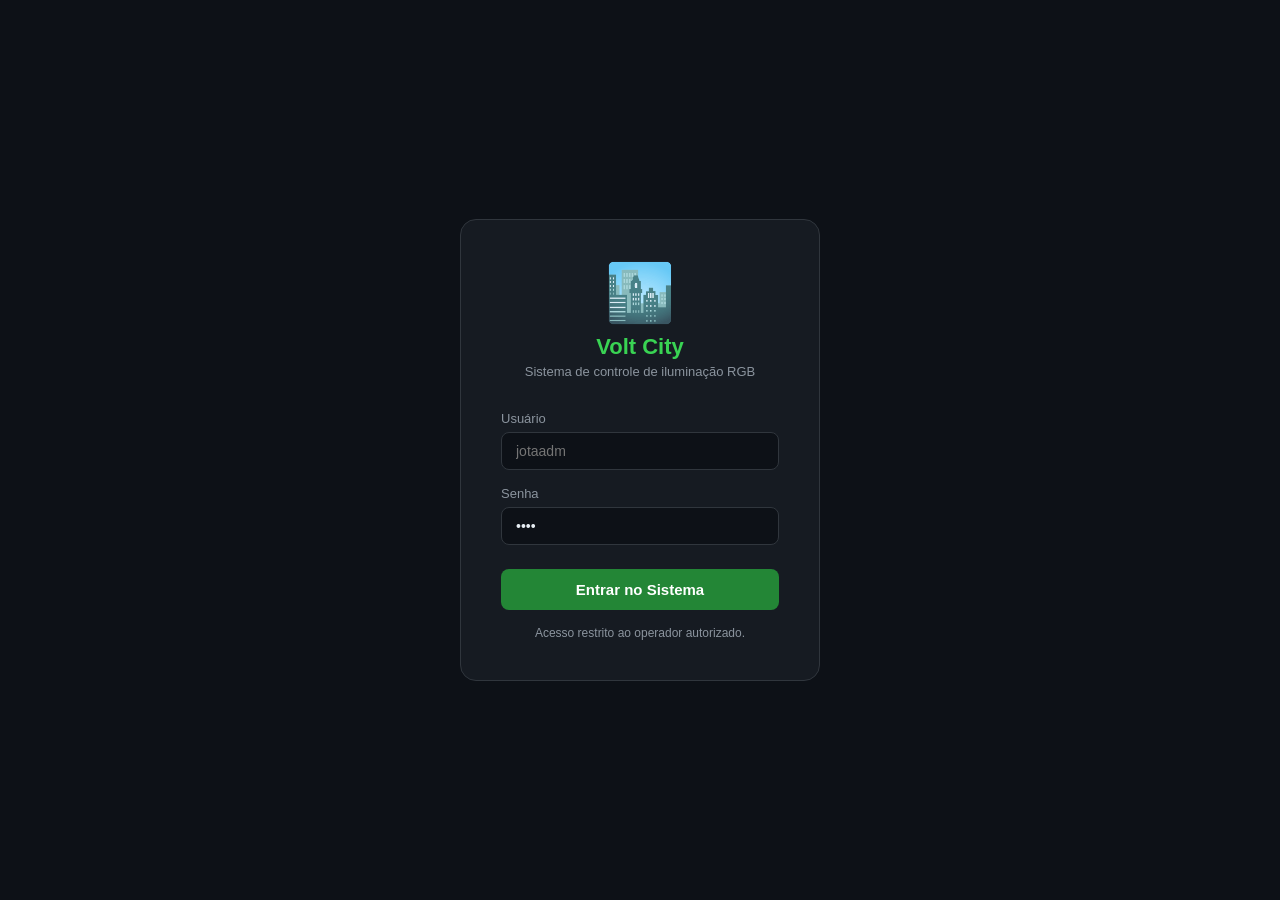
<file: nutricity_panel.original.html>
<!DOCTYPE html>
<html lang="pt-BR">
<head>
<meta charset="UTF-8">
<meta name="viewport" content="width=device-width, initial-scale=1.0">
<title>Volt City</title>
<style>
  * { margin: 0; padding: 0; box-sizing: border-box; }
  :root {
    --bg: #0d1117;
    --card: #161b22;
    --border: #30363d;
    --text: #e6edf3;
    --muted: #8b949e;
    --green: #39d353;
    --yellow: #f0c040;
    --orange: #f08040;
    --red: #f04040;
    --blue: #4090f0;
    --purple: #c060f0;
    --white: #ffffff;
    --accent: #238636;
  }
  body { background: var(--bg); color: var(--text); font-family: 'Segoe UI', sans-serif; min-height: 100vh; }

  /* LOGIN */
  #login-screen {
    display: flex; align-items: center; justify-content: center;
    min-height: 100vh; flex-direction: column; gap: 24px;
  }
  .login-card {
    background: var(--card); border: 1px solid var(--border); border-radius: 16px;
    padding: 40px; width: 360px;
  }
  .login-logo { text-align: center; margin-bottom: 32px; }
  .login-logo .city-icon { font-size: 56px; }
  .login-logo h1 { font-size: 22px; font-weight: 700; color: var(--green); margin-top: 8px; }
  .login-logo p { color: var(--muted); font-size: 13px; margin-top: 4px; }
  .form-group { margin-bottom: 16px; }
  .form-group label { display: block; font-size: 13px; color: var(--muted); margin-bottom: 6px; }
  .form-group input {
    width: 100%; padding: 10px 14px; background: var(--bg); border: 1px solid var(--border);
    border-radius: 8px; color: var(--text); font-size: 14px; outline: none; transition: border-color .2s;
  }
  .form-group input:focus { border-color: var(--green); }
  .btn-login {
    width: 100%; padding: 12px; background: var(--accent); color: white; border: none;
    border-radius: 8px; font-size: 15px; font-weight: 600; cursor: pointer; margin-top: 8px;
    transition: background .2s;
  }
  .btn-login:hover { background: #2ea043; }
  .login-hint { color: var(--muted); font-size: 12px; text-align: center; margin-top: 16px; }

  /* MAIN APP */
  #app { display: none; }

  /* NAVBAR */
  .navbar {
    background: var(--card); border-bottom: 1px solid var(--border);
    padding: 12px 24px; display: flex; align-items: center; justify-content: space-between;
    position: sticky; top: 0; z-index: 100;
  }
  .navbar-brand { display: flex; align-items: center; gap: 10px; }
  .navbar-brand span { font-size: 20px; }
  .navbar-brand h1 { font-size: 16px; font-weight: 700; color: var(--green); }
  .nav-tabs { display: flex; gap: 4px; }
  .nav-tab {
    padding: 7px 16px; border-radius: 8px; border: none; background: transparent;
    color: var(--muted); font-size: 13px; cursor: pointer; transition: all .2s;
  }
  .nav-tab:hover { background: rgba(255,255,255,.05); color: var(--text); }
  .nav-tab.active { background: rgba(57,211,83,.15); color: var(--green); }
  .navbar-right { display: flex; align-items: center; gap: 12px; }
  .user-badge {
    background: rgba(255,255,255,.07); border-radius: 20px; padding: 5px 12px;
    font-size: 12px; color: var(--muted);
  }
  .btn-logout {
    padding: 6px 14px; border-radius: 8px; border: 1px solid var(--border);
    background: transparent; color: var(--muted); font-size: 12px; cursor: pointer;
  }
  .btn-logout:hover { color: var(--red); border-color: var(--red); }

  /* CONTENT */
  .content { padding: 24px; max-width: 1400px; margin: 0 auto; }
  .page { display: none; }
  .page.active { display: block; }

  /* ENERGY BAR */
  .energy-card {
    background: var(--card); border: 1px solid var(--border); border-radius: 16px;
    padding: 24px; margin-bottom: 20px;
  }
  .energy-header { display: flex; align-items: center; justify-content: space-between; margin-bottom: 20px; }
  .energy-header h2 { font-size: 16px; font-weight: 600; }
  .mode-badge {
    padding: 5px 14px; border-radius: 20px; font-size: 12px; font-weight: 600;
    background: rgba(57,211,83,.15); color: var(--green); border: 1px solid rgba(57,211,83,.3);
  }
  .energy-value { font-size: 64px; font-weight: 800; text-align: center; margin: 8px 0; transition: color .5s; }
  .energy-bar-wrap {
    background: rgba(255,255,255,.07); border-radius: 100px; height: 20px;
    overflow: hidden; margin: 12px 0;
  }
  .energy-bar {
    height: 100%; border-radius: 100px;
    transition: width .6s ease, background .6s ease;
    position: relative; overflow: hidden;
  }
  .energy-bar::after {
    content: ''; position: absolute; top: 0; left: -100%; width: 100%; height: 100%;
    background: linear-gradient(90deg, transparent, rgba(255,255,255,.3), transparent);
    animation: shine 2s infinite;
  }
  @keyframes shine { to { left: 100%; } }
  .energy-labels { display: flex; justify-content: space-between; font-size: 11px; color: var(--muted); }

  /* QUICK ACTIONS */
  .quick-actions {
    display: grid; grid-template-columns: repeat(auto-fit, minmax(120px, 1fr)); gap: 10px;
    margin-bottom: 20px;
  }
  .qa-btn {
    padding: 12px 8px; border-radius: 10px; border: 1px solid var(--border);
    background: var(--card); color: var(--text); font-size: 12px; font-weight: 600;
    cursor: pointer; transition: all .2s; text-align: center;
  }
  .qa-btn:hover { transform: translateY(-2px); box-shadow: 0 4px 12px rgba(0,0,0,.4); }
  .qa-btn .qa-icon { font-size: 18px; display: block; margin-bottom: 4px; }
  .qa-btn.danger { border-color: rgba(240,64,64,.4); color: var(--red); }
  .qa-btn.danger:hover { background: rgba(240,64,64,.1); }
  .qa-btn.success { border-color: rgba(57,211,83,.4); color: var(--green); }
  .qa-btn.success:hover { background: rgba(57,211,83,.1); }
  .qa-btn.warning { border-color: rgba(240,192,64,.4); color: var(--yellow); }
  .qa-btn.warning:hover { background: rgba(240,192,64,.1); }
  .qa-btn.info { border-color: rgba(64,144,240,.4); color: var(--blue); }
  .qa-btn.info:hover { background: rgba(64,144,240,.1); }
  .qa-btn.purple { border-color: rgba(192,96,240,.4); color: var(--purple); }
  .qa-btn.purple:hover { background: rgba(192,96,240,.1); }
  .qa-btn.active-btn { background: rgba(57,211,83,.2); border-color: var(--green); }

  /* STATS ROW */
  .stats-row { display: grid; grid-template-columns: repeat(4, 1fr); gap: 16px; margin-bottom: 20px; }
  .stat-card {
    background: var(--card); border: 1px solid var(--border); border-radius: 12px;
    padding: 16px; text-align: center;
  }
  .stat-card .stat-val { font-size: 28px; font-weight: 700; }
  .stat-card .stat-label { font-size: 11px; color: var(--muted); margin-top: 4px; }
  .stat-card.online .stat-val { color: var(--green); }
  .stat-card.offline .stat-val { color: var(--red); }
  .stat-card.energy .stat-val { color: var(--yellow); }
  .stat-card.mode .stat-val { color: var(--blue); font-size: 14px; }

  /* POLES GRID */
  .section-title { font-size: 16px; font-weight: 600; margin-bottom: 14px; display: flex; align-items: center; gap: 8px; }
  .poles-grid { display: grid; grid-template-columns: repeat(auto-fill, minmax(160px, 1fr)); gap: 14px; }
  .pole-card {
    background: var(--card); border: 1px solid var(--border); border-radius: 12px;
    padding: 16px; text-align: center; transition: all .2s; cursor: pointer; position: relative;
  }
  .pole-card:hover { border-color: #4040a0; transform: translateY(-2px); }
  .pole-card.selected { border-color: var(--blue); background: rgba(64,144,240,.08); }
  .pole-card.locked { border-color: var(--yellow); }
  .pole-card.offline { opacity: .4; }
  .pole-visual {
    width: 40px; height: 80px; border-radius: 6px; margin: 0 auto 10px;
    transition: background .4s; box-shadow: 0 0 20px rgba(0,0,0,.5);
    position: relative;
  }
  .pole-visual.glow { box-shadow: 0 0 20px currentColor; }
  .pole-name { font-size: 12px; font-weight: 600; margin-bottom: 4px; }
  .pole-status { font-size: 10px; color: var(--muted); }
  .pole-lock-icon {
    position: absolute; top: 6px; right: 6px; font-size: 12px;
    display: none;
  }
  .pole-card.locked .pole-lock-icon { display: block; }

  /* POLE CONTROLS PANEL */
  .pole-controls {
    background: var(--card); border: 1px solid var(--border); border-radius: 12px;
    padding: 20px; margin-top: 16px; display: none;
  }
  .pole-controls.active { display: block; }
  .ctrl-grid { display: grid; grid-template-columns: repeat(auto-fit, minmax(200px, 1fr)); gap: 20px; }
  .ctrl-group { }
  .ctrl-label { font-size: 12px; color: var(--muted); margin-bottom: 8px; }
  .color-presets { display: flex; gap: 8px; flex-wrap: wrap; }
  .color-dot {
    width: 32px; height: 32px; border-radius: 50%; cursor: pointer;
    border: 2px solid transparent; transition: all .2s;
  }
  .color-dot:hover { transform: scale(1.15); border-color: white; }
  .color-dot.selected { border-color: white; transform: scale(1.1); }
  input[type=color] {
    width: 40px; height: 40px; border: 1px solid var(--border); border-radius: 8px;
    cursor: pointer; background: none; padding: 2px;
  }
  input[type=range] { width: 100%; accent-color: var(--green); }
  .ctrl-btn {
    padding: 8px 16px; border-radius: 8px; border: 1px solid var(--border);
    background: var(--bg); color: var(--text); font-size: 12px; cursor: pointer;
    margin: 3px; transition: all .2s;
  }
  .ctrl-btn:hover { background: rgba(255,255,255,.08); }
  .ctrl-btn.red:hover { background: rgba(240,64,64,.2); border-color: var(--red); }
  .ctrl-btn.green:hover { background: rgba(57,211,83,.2); border-color: var(--green); }

  /* BATCH ACTIONS */
  .batch-bar {
    background: rgba(64,144,240,.1); border: 1px solid rgba(64,144,240,.3); border-radius: 10px;
    padding: 12px 16px; margin-bottom: 16px; display: flex; align-items: center; gap: 12px;
    display: none;
  }
  .batch-bar.active { display: flex; }
  .batch-bar span { font-size: 13px; color: var(--blue); flex: 1; }

  /* SHOW MODE */
  .effects-grid { display: grid; grid-template-columns: repeat(auto-fill, minmax(180px, 1fr)); gap: 14px; }
  .effect-card {
    background: var(--card); border: 1px solid var(--border); border-radius: 12px;
    padding: 20px; text-align: center; cursor: pointer; transition: all .2s;
  }
  .effect-card:hover { transform: translateY(-3px); box-shadow: 0 8px 24px rgba(0,0,0,.4); }
  .effect-card.active { border-color: var(--purple); background: rgba(192,96,240,.08); }
  .effect-icon { font-size: 36px; margin-bottom: 10px; }
  .effect-name { font-size: 13px; font-weight: 600; }
  .effect-desc { font-size: 11px; color: var(--muted); margin-top: 4px; }

  /* ENERGY SETTINGS */
  .settings-grid { display: grid; grid-template-columns: repeat(auto-fit, minmax(280px, 1fr)); gap: 20px; }
  .settings-card {
    background: var(--card); border: 1px solid var(--border); border-radius: 12px; padding: 20px;
  }
  .settings-card h3 { font-size: 14px; margin-bottom: 16px; color: var(--muted); text-transform: uppercase; font-size: 11px; letter-spacing: 1px; }
  .setting-row { display: flex; align-items: center; justify-content: space-between; padding: 8px 0; border-bottom: 1px solid rgba(255,255,255,.04); }
  .setting-row:last-child { border-bottom: none; }
  .setting-name { font-size: 13px; }
  .toggle {
    width: 40px; height: 22px; border-radius: 11px; background: var(--border);
    cursor: pointer; position: relative; transition: background .2s; border: none;
  }
  .toggle::after {
    content: ''; position: absolute; width: 16px; height: 16px; border-radius: 50%;
    background: white; top: 3px; left: 3px; transition: left .2s;
  }
  .toggle.on { background: var(--green); }
  .toggle.on::after { left: 21px; }
  .number-input {
    width: 70px; padding: 5px 8px; background: var(--bg); border: 1px solid var(--border);
    border-radius: 6px; color: var(--text); font-size: 13px; text-align: center;
  }

  /* COLOR RANGE SETTINGS */
  .color-range { display: flex; align-items: center; gap: 10px; padding: 8px 0; }
  .range-label { font-size: 12px; width: 80px; color: var(--muted); }
  .range-dot { width: 20px; height: 20px; border-radius: 50%; }
  .range-desc { font-size: 12px; flex: 1; }

  /* HISTORY */
  .log-table { width: 100%; border-collapse: collapse; font-size: 13px; }
  .log-table th { text-align: left; padding: 10px 12px; font-size: 11px; color: var(--muted); text-transform: uppercase; letter-spacing: .5px; border-bottom: 1px solid var(--border); }
  .log-table td { padding: 10px 12px; border-bottom: 1px solid rgba(255,255,255,.04); }
  .log-table tr:hover td { background: rgba(255,255,255,.02); }
  .log-action { display: inline-block; padding: 2px 8px; border-radius: 4px; font-size: 11px; font-weight: 600; }
  .log-action.cor { background: rgba(64,144,240,.15); color: var(--blue); }
  .log-action.energia { background: rgba(57,211,83,.15); color: var(--green); }
  .log-action.modo { background: rgba(192,96,240,.15); color: var(--purple); }
  .log-action.trava { background: rgba(240,192,64,.15); color: var(--yellow); }

  /* ALERTS */
  .alert {
    padding: 10px 16px; border-radius: 8px; margin-bottom: 12px;
    font-size: 13px; display: flex; align-items: center; gap: 8px;
  }
  .alert.red { background: rgba(240,64,64,.1); border: 1px solid rgba(240,64,64,.3); color: #ff8080; }
  .alert.green { background: rgba(57,211,83,.1); border: 1px solid rgba(57,211,83,.3); color: var(--green); }
  .alert.yellow { background: rgba(240,192,64,.1); border: 1px solid rgba(240,192,64,.3); color: var(--yellow); }

  /* TOAST */
  #toast {
    position: fixed; bottom: 24px; right: 24px; background: #1f2937;
    border: 1px solid var(--border); border-radius: 10px; padding: 12px 20px;
    font-size: 13px; z-index: 999; opacity: 0; transition: opacity .3s;
    pointer-events: none; max-width: 300px;
  }
  #toast.show { opacity: 1; }

  /* ANIMATIONS */
  @keyframes pulse { 0%,100% { opacity: 1; } 50% { opacity: .4; } }
  @keyframes rainbow {
    0% { background: #f04040; } 14% { background: #f08040; } 28% { background: #f0c040; }
    42% { background: #39d353; } 57% { background: #4090f0; } 71% { background: #4040f0; }
    85% { background: #c060f0; } 100% { background: #f04040; }
  }
  @keyframes wave { 0% { opacity: 1; } 50% { opacity: .3; } 100% { opacity: 1; } }
  @keyframes celebrate { 0%,100% { transform: scale(1); } 50% { transform: scale(1.05); } }
  .anim-rainbow { animation: rainbow 2s linear infinite; }
  .anim-pulse { animation: pulse 1.5s ease-in-out infinite; }
  .anim-celebrate { animation: celebrate 0.5s ease-in-out infinite; }

  /* Responsive */
  @media (max-width: 768px) {
    .nav-tabs { display: none; }
    .stats-row { grid-template-columns: repeat(2, 1fr); }
    .quick-actions { grid-template-columns: repeat(3, 1fr); }
  }
</style>
</head>
<body>

<!-- LOGIN -->
<div id="login-screen">
  <div class="login-card">
    <div class="login-logo">
      <div class="city-icon">🏙️</div>
      <h1>Volt City</h1>
      <p>Sistema de controle de iluminação RGB</p>
    </div>
    <div class="form-group">
      <label>Usuário</label>
      <input type="text" id="login-user" placeholder="jotaadm" value="">
    </div>
    <div class="form-group">
      <label>Senha</label>
      <input type="password" id="login-pass" placeholder="••••••" value="1234">
    </div>
    <button class="btn-login" onclick="doLogin()">Entrar no Sistema</button>
    <p class="login-hint">Acesso restrito ao operador autorizado.</p>
  </div>
</div>

<!-- MAIN APP -->
<div id="app">
  <nav class="navbar">
    <div class="navbar-brand">
      <span>🏙️</span>
      <h1>Volt City</h1>
    </div>
    <div class="nav-tabs">
      <button class="nav-tab active" onclick="showPage('dashboard')">Dashboard</button>
      <button class="nav-tab" onclick="showPage('postes')">Postes</button>
      <button class="nav-tab" onclick="showPage('show')">Show de Luz</button>
      <button class="nav-tab" onclick="showPage('regras')">Regras</button>
      <button class="nav-tab" onclick="showPage('historico')">Histórico</button>
    </div>
    <div class="navbar-right">
      <span class="user-badge" id="user-badge">👤 admin</span>
      <button class="btn-logout" onclick="doLogout()">Sair</button>
    </div>
  </nav>

  <div class="content">

    <!-- DASHBOARD -->
    <div class="page active" id="page-dashboard">
      <div id="alerts-area"></div>

      <div class="energy-card">
        <div class="energy-header">
          <h2>⚡ Energia da Cidade</h2>
          <span class="mode-badge" id="mode-badge">ENERGIA</span>
        </div>
        <div class="energy-value" id="energy-display">75%</div>
        <div class="energy-bar-wrap">
          <div class="energy-bar" id="energy-bar" style="width:75%"></div>
        </div>
        <div class="energy-labels">
          <span>0% — Crítico</span>
          <span>30% — Baixo</span>
          <span>60% — Médio</span>
          <span>100% — Máximo ⚡</span>
        </div>
      </div>

      <div class="quick-actions">
        <button class="qa-btn success" onclick="addEnergy(5)">
          <span class="qa-icon">⬆️</span>+5% Energia
        </button>
        <button class="qa-btn danger" onclick="addEnergy(-5)">
          <span class="qa-icon">⬇️</span>-5% Energia
        </button>
        <button class="qa-btn success" id="btn-fix100" onclick="toggleFix100()">
          <span class="qa-icon">🔋</span>Fixar 100%
        </button>
        <button class="qa-btn warning" id="btn-freeze" onclick="toggleFreeze()">
          <span class="qa-icon">❄️</span>Congelar
        </button>
        <button class="qa-btn danger" id="btn-block-red" onclick="toggleBlockRed()">
          <span class="qa-icon">🔴</span>Block Vermelho
        </button>
        <button class="qa-btn info" onclick="setMode('manual'); showToast('Modo Manual ativado')">
          <span class="qa-icon">🎛️</span>Modo Manual
        </button>
        <button class="qa-btn info" onclick="setMode('energia'); showToast('Modo Energia ativado')">
          <span class="qa-icon">⚡</span>Modo Energia
        </button>
        <button class="qa-btn purple" onclick="showPage('show'); showToast('Abrindo Show de Luz...')">
          <span class="qa-icon">🎆</span>Modo Show
        </button>
        <button class="qa-btn success" onclick="allPolesColor('#39d353')">
          <span class="qa-icon">🟢</span>Todos Verdes
        </button>
        <button class="qa-btn info" onclick="allPolesColor('#4090f0')">
          <span class="qa-icon">🔵</span>Todos Azuis
        </button>
        <button class="qa-btn" onclick="toggleAllPoles(false)">
          <span class="qa-icon">⬛</span>Apagar Todos
        </button>
        <button class="qa-btn purple" onclick="activateEffect('festa')">
          <span class="qa-icon">🎉</span>Modo Festa
        </button>
      </div>

      <div class="stats-row">
        <div class="stat-card online">
          <div class="stat-val" id="stat-online">4</div>
          <div class="stat-label">Postes Online</div>
        </div>
        <div class="stat-card offline">
          <div class="stat-val" id="stat-offline">0</div>
          <div class="stat-label">Postes Offline</div>
        </div>
        <div class="stat-card energy">
          <div class="stat-val" id="stat-energy">75%</div>
          <div class="stat-label">Energia Atual</div>
        </div>
        <div class="stat-card mode">
          <div class="stat-val" id="stat-mode">Energia</div>
          <div class="stat-label">Modo Ativo</div>
        </div>
      </div>

      <p class="section-title">🗼 Postes (Resumo)</p>
      <div class="poles-grid" id="poles-mini"></div>
    </div>

    <!-- POSTES -->
    <div class="page" id="page-postes">
      <div style="display:flex;align-items:center;gap:12px;margin-bottom:20px">
        <button class="ctrl-btn" onclick="showPage('dashboard')" style="padding:10px 18px;font-size:13px">← Voltar ao Dashboard</button>
        <button class="ctrl-btn" onclick="showPage('show')" style="padding:10px 18px;font-size:13px">🎆 Ir para Show de Luz</button>
      </div>
      <div class="batch-bar" id="batch-bar">
        <span id="batch-label">0 postes selecionados</span>
        <button class="ctrl-btn green" onclick="batchColor('#39d353')">🟢 Verde</button>
        <button class="ctrl-btn" onclick="batchColor('#4090f0')">🔵 Azul</button>
        <button class="ctrl-btn" onclick="batchColor('#f04040')">🔴 Vermelho</button>
        <button class="ctrl-btn" onclick="batchColor('#c060f0')">🟣 Roxo</button>
        <button class="ctrl-btn" onclick="batchColor('#ffffff')">⚪ Branco</button>
        <button class="ctrl-btn red" onclick="clearSelection()">✕ Limpar</button>
      </div>
      <p class="section-title">🗼 Controle Individual de Postes
        <button class="ctrl-btn" style="font-size:11px;margin-left:8px" onclick="selectAll()">Selecionar Todos</button>
      </p>
      <div class="poles-grid" id="poles-detail"></div>
      <div class="pole-controls" id="pole-panel">
        <div class="ctrl-grid" id="pole-ctrl-content"></div>
      </div>
    </div>

    <!-- SHOW -->
    <div class="page" id="page-show">
      <div style="display:flex;align-items:center;gap:12px;margin-bottom:20px">
        <button class="ctrl-btn" onclick="showPage('dashboard')" style="padding:10px 18px;font-size:13px">← Voltar ao Dashboard</button>
        <button class="ctrl-btn" onclick="showPage('postes')" style="padding:10px 18px;font-size:13px">🗼 Ir para Postes</button>
      </div>
      <p class="section-title">🎆 Show de Luz / Efeitos Visuais</p>
      <div class="effects-grid">
        <div class="effect-card" id="eff-arcoiris" onclick="activateEffect('arcoiris')">
          <div class="effect-icon">🌈</div>
          <div class="effect-name">Arco-Íris</div>
          <div class="effect-desc">Ciclo de cores RGB contínuo</div>
        </div>
        <div class="effect-card" id="eff-onda" onclick="activateEffect('onda')">
          <div class="effect-icon">🌊</div>
          <div class="effect-name">Onda de Energia</div>
          <div class="effect-desc">Cor percorre os postes em sequência</div>
        </div>
        <div class="effect-card" id="eff-pulsacao" onclick="activateEffect('pulsacao')">
          <div class="effect-icon">💓</div>
          <div class="effect-name">Pulsação</div>
          <div class="effect-desc">Todos pulsam juntos em ritmo</div>
        </div>
        <div class="effect-card" id="eff-alternancia" onclick="activateEffect('alternancia')">
          <div class="effect-icon">🔀</div>
          <div class="effect-name">Alternância</div>
          <div class="effect-desc">Grupos alternam entre duas cores</div>
        </div>
        <div class="effect-card" id="eff-perseguicao" onclick="activateEffect('perseguicao')">
          <div class="effect-icon">💫</div>
          <div class="effect-name">Perseguição</div>
          <div class="effect-desc">Luz "corre" de poste em poste</div>
        </div>
        <div class="effect-card" id="eff-contagem" onclick="activateEffect('contagem')">
          <div class="effect-icon">⏳</div>
          <div class="effect-name">Contagem Crítica</div>
          <div class="effect-desc">Verde → Amarelo → Vermelho</div>
        </div>
        <div class="effect-card" id="eff-festa" onclick="activateEffect('festa')">
          <div class="effect-icon">🎉</div>
          <div class="effect-name">Festa da Cidade</div>
          <div class="effect-desc">Explosão colorida celebração!</div>
        </div>
        <div class="effect-card" id="eff-noturno" onclick="activateEffect('noturno')">
          <div class="effect-icon">🌙</div>
          <div class="effect-name">Modo Noturno</div>
          <div class="effect-desc">Azul suave e sereno</div>
        </div>
        <div class="effect-card" id="eff-manutencao" onclick="activateEffect('manutencao')">
          <div class="effect-icon">🔧</div>
          <div class="effect-name">Manutenção</div>
          <div class="effect-desc">Amarelo piscante de aviso</div>
        </div>
      </div>

      <div style="margin-top:24px; background:var(--card); border:1px solid var(--border); border-radius:12px; padding:20px;">
        <p class="section-title">⏹️ Controle do Efeito</p>
        <div style="display:flex; gap:12px; align-items:center; flex-wrap:wrap;">
          <button class="ctrl-btn red" onclick="stopEffect()">⏹️ Parar Efeito</button>
          <button class="ctrl-btn green" onclick="setMode('energia')">🔄 Voltar ao Normal</button>
          <span style="font-size:13px; color:var(--muted)">Efeito ativo: <b id="active-effect-label" style="color:var(--purple)">nenhum</b></span>
        </div>
      </div>
    </div>

    <!-- REGRAS -->
    <div class="page" id="page-regras">
      <div style="display:flex;align-items:center;gap:12px;margin-bottom:20px">
        <button class="ctrl-btn" onclick="showPage('dashboard')" style="padding:10px 18px;font-size:13px">← Voltar ao Dashboard</button>
      </div>
      <p class="section-title">⚙️ Regras de Energia e Configurações</p>
      <div class="settings-grid">
        <div class="settings-card">
          <h3>Mapa de Cores por Faixa</h3>
          <div class="color-range">
            <div class="range-label">0% – 10%</div>
            <div class="range-dot" style="background:#f04040"></div>
            <div class="range-desc" style="color:#f04040">Vermelho — Crítico</div>
          </div>
          <div class="color-range">
            <div class="range-label">11% – 30%</div>
            <div class="range-dot" style="background:#f08040"></div>
            <div class="range-desc" style="color:#f08040">Laranja — Baixo</div>
          </div>
          <div class="color-range">
            <div class="range-label">31% – 60%</div>
            <div class="range-dot" style="background:#f0c040"></div>
            <div class="range-desc" style="color:#f0c040">Amarelo — Médio</div>
          </div>
          <div class="color-range">
            <div class="range-label">61% – 100%</div>
            <div class="range-dot" style="background:#39d353"></div>
            <div class="range-desc" style="color:#39d353">Verde — Ótimo</div>
          </div>
          <div class="color-range">
            <div class="range-label">100% 🎉</div>
            <div class="range-dot anim-rainbow" style="background:#f04040"></div>
            <div class="range-desc" style="color:var(--purple)">Celebração!</div>
          </div>
        </div>

        <div class="settings-card">
          <h3>Comportamento Automático</h3>
          <div class="setting-row">
            <span class="setting-name">Queda automática de energia</span>
            <button class="toggle on" id="tog-queda" onclick="toggleSetting(this, 'queda')"></button>
          </div>
          <div class="setting-row">
            <span class="setting-name">Queda por minuto (%)</span>
            <input type="number" class="number-input" id="queda-rate" value="1" min="0" max="10">
          </div>
          <div class="setting-row">
            <span class="setting-name">Energia mínima (%)</span>
            <input type="number" class="number-input" id="min-energy" value="5" min="0" max="50">
          </div>
          <div class="setting-row">
            <span class="setting-name">Energia ao ligar (%)</span>
            <input type="number" class="number-input" id="start-energy" value="75" min="0" max="100">
          </div>
        </div>

        <div class="settings-card">
          <h3>Segurança e Proteção</h3>
          <div class="setting-row">
            <span class="setting-name">Bloquear cor vermelha</span>
            <button class="toggle on" id="tog-red" onclick="toggleBlockRed()"></button>
          </div>
          <div class="setting-row">
            <span class="setting-name">Cor de segurança (quando bloqueado)</span>
            <div style="display:flex;align-items:center;gap:6px">
              <div style="width:16px;height:16px;border-radius:50%;background:#39d353"></div>
              <span style="font-size:12px;color:var(--muted)">Verde</span>
            </div>
          </div>
          <div class="setting-row">
            <span class="setting-name">Operador sempre pode controlar</span>
            <button class="toggle on" onclick="showToast('Sempre ativo por segurança')"></button>
          </div>
        </div>

        <div class="settings-card">
          <h3>Ganho de Energia por Evento</h3>
          <div class="setting-row">
            <span class="setting-name">Ganho por botão físico (%)</span>
            <input type="number" class="number-input" value="5" min="1" max="20">
          </div>
          <div class="setting-row">
            <span class="setting-name">Ganho por sensor (%)</span>
            <input type="number" class="number-input" value="3" min="1" max="20">
          </div>
          <div class="setting-row">
            <span class="setting-name">Cooldown anti-repetição (s)</span>
            <input type="number" class="number-input" value="30" min="1" max="300">
          </div>
          <div style="margin-top:12px">
            <button class="ctrl-btn green" onclick="showToast('✅ Configurações salvas!')">💾 Salvar Configurações</button>
          </div>
        </div>
      </div>
    </div>

    <!-- HISTÓRICO -->
    <div class="page" id="page-historico">
      <div style="display:flex;align-items:center;gap:12px;margin-bottom:20px">
        <button class="ctrl-btn" onclick="showPage('dashboard')" style="padding:10px 18px;font-size:13px">← Voltar ao Dashboard</button>
      </div>
      <p class="section-title">📋 Histórico de Eventos</p>
      <div style="background:var(--card); border:1px solid var(--border); border-radius:12px; overflow:hidden;">
        <table class="log-table">
          <thead>
            <tr>
              <th>Data/Hora</th>
              <th>Operador</th>
              <th>Ação</th>
              <th>Detalhes</th>
              <th>Energia</th>
            </tr>
          </thead>
          <tbody id="log-table-body"></tbody>
        </table>
      </div>
    </div>

  </div><!-- /content -->
</div><!-- /app -->

<div id="toast"></div>

<script>
// =================== STATE ===================
let state = {
  energy: 75,
  mode: 'energia',
  frozen: false,
  fixed100: false,
  blockRed: true,
  activeEffect: null,
  effectInterval: null,
  waveIndex: 0,
  selectedPoles: new Set(),
  currentPole: null,
  logs: [],
  poles: [
    { id: 1, name: 'Poste 1', color: '#39d353', brightness: 100, locked: false, online: true, effect: null },
    { id: 2, name: 'Poste 2', color: '#39d353', brightness: 100, locked: false, online: true, effect: null },
    { id: 3, name: 'Poste 3', color: '#39d353', brightness: 100, locked: false, online: true, effect: null },
    { id: 4, name: 'Poste 4', color: '#39d353', brightness: 100, locked: false, online: true, effect: null },
  ]
};

// =================== INIT ===================
function init() {
  renderPolesGrid('poles-mini');
  renderPolesGrid('poles-detail');
  renderLogs();
  updateEnergyUI();
  updateAlerts();
  startAutoDecay();
}

// =================== LOGIN ===================
function doLogin() {
  const u = document.getElementById('login-user').value;
  const p = document.getElementById('login-pass').value;
  if (u === 'jotaadm' && p === 'taua123') {
    document.getElementById('login-screen').style.display = 'none';
    document.getElementById('app').style.display = 'block';
    document.getElementById('user-badge').textContent = '👤 ' + u;
    addLog(u, 'Login', 'Operador entrou no sistema', state.energy);
    init();
  } else {
    showToast('❌ Usuário ou senha incorretos');
  }
}
document.getElementById('login-pass').addEventListener('keydown', e => { if(e.key==='Enter') doLogin(); });

function doLogout() {
  document.getElementById('login-screen').style.display = 'flex';
  document.getElementById('app').style.display = 'none';
}

// =================== NAVIGATION ===================
function showPage(page) {
  document.querySelectorAll('.page').forEach(p => p.classList.remove('active'));
  document.querySelectorAll('.nav-tab').forEach(t => t.classList.remove('active'));
  document.getElementById('page-' + page).classList.add('active');
  const tabs = ['dashboard','postes','show','regras','historico'];
  const idx = tabs.indexOf(page);
  document.querySelectorAll('.nav-tab')[idx]?.classList.add('active');
  if (page === 'postes') renderPolesGrid('poles-detail');
}

// =================== ENERGY ===================
function setEnergy(val) {
  if (state.frozen) { showToast('❄️ Energia congelada! Descongele primeiro.'); return; }
  const old = state.energy;
  state.energy = Math.max(0, Math.min(100, val));
  updateEnergyUI();
  updatePolesColors();
  if (val !== old) addLog('operador', 'Energia', `Energia ajustada de ${old}% para ${state.energy}%`, state.energy);
}

function addEnergy(delta) { setEnergy(state.energy + delta); }

function toggleFix100() {
  state.fixed100 = !state.fixed100;
  const btn = document.getElementById('btn-fix100');
  if (state.fixed100) {
    state.frozen = true;
    state.energy = 100;
    btn.classList.add('active-btn');
    btn.innerHTML = '<span class="qa-icon">🔓</span>Desfixar 100%';
    document.getElementById('btn-freeze').classList.add('active-btn');
    document.getElementById('btn-freeze').innerHTML = '<span class="qa-icon">❄️</span>Descongelar';
    updateEnergyUI();
    updatePolesColors();
    updateAlerts();
    showToast('🔋 Energia fixada em 100%!');
    addLog('operador', 'Energia', 'Energia fixada em 100%', 100);
  } else {
    state.frozen = false;
    btn.classList.remove('active-btn');
    btn.innerHTML = '<span class="qa-icon">🔋</span>Fixar 100%';
    document.getElementById('btn-freeze').classList.remove('active-btn');
    document.getElementById('btn-freeze').innerHTML = '<span class="qa-icon">❄️</span>Congelar';
    updateAlerts();
    showToast('✅ Energia liberada!');
    addLog('operador', 'Energia', 'Energia desfixada', state.energy);
  }
}

function toggleFreeze() {
  state.frozen = !state.frozen;
  const btn = document.getElementById('btn-freeze');
  if (state.frozen) {
    btn.classList.add('active-btn');
    btn.innerHTML = '<span class="qa-icon">❄️</span>Descongelar';
    showToast('❄️ Energia congelada!');
    addLog('operador', 'Energia', 'Energia congelada', state.energy);
  } else {
    btn.classList.remove('active-btn');
    btn.innerHTML = '<span class="qa-icon">❄️</span>Congelar';
    showToast('✅ Energia descongelada!');
    addLog('operador', 'Energia', 'Energia descongelada', state.energy);
  }
  updateAlerts();
}

function toggleBlockRed() {
  state.blockRed = !state.blockRed;
  const btn = document.getElementById('btn-block-red');
  const tog = document.getElementById('tog-red');
  if (state.blockRed) {
    btn?.classList.add('active-btn');
    tog?.classList.add('on');
    showToast('🛡️ Vermelho bloqueado!');
    addLog('operador', 'Segurança', 'Bloqueio do vermelho ativado', state.energy);
  } else {
    btn?.classList.remove('active-btn');
    tog?.classList.remove('on');
    showToast('⚠️ Bloqueio do vermelho removido');
    addLog('operador', 'Segurança', 'Bloqueio do vermelho desativado', state.energy);
  }
  updatePolesColors();
  updateAlerts();
}

function toggleSetting(el, key) {
  el.classList.toggle('on');
}

function getEnergyColor(pct) {
  if (state.blockRed && pct <= 10) return '#39d353';
  if (pct <= 10) return '#f04040';
  if (pct <= 30) return '#f08040';
  if (pct <= 60) return '#f0c040';
  return '#39d353';
}

function updateEnergyUI() {
  const pct = state.energy;
  const color = getEnergyColor(pct);
  document.getElementById('energy-display').textContent = pct + '%';
  document.getElementById('energy-display').style.color = color;
  document.getElementById('energy-bar').style.width = pct + '%';
  document.getElementById('energy-bar').style.background = `linear-gradient(90deg, ${color}99, ${color})`;
  document.getElementById('stat-energy').textContent = pct + '%';
  if (pct === 100) {
    document.getElementById('energy-display').classList.add('anim-celebrate');
    setTimeout(() => document.getElementById('energy-display').classList.remove('anim-celebrate'), 3000);
    activateEffect('festa');
    showToast('🎉 Energia máxima! FESTA!');
  }
}

function updateAlerts() {
  const area = document.getElementById('alerts-area');
  area.innerHTML = '';
  if (state.frozen) area.innerHTML += `<div class="alert yellow">❄️ Energia congelada — os postes não mudam automaticamente.</div>`;
  if (state.blockRed) area.innerHTML += `<div class="alert green">🛡️ Bloqueio do vermelho ativo — postes nunca ficarão vermelhos.</div>`;
  if (state.energy <= 10 && !state.blockRed) area.innerHTML += `<div class="alert red">⚠️ Energia crítica! Os postes estão vermelhos.</div>`;
}

function startAutoDecay() {
  setInterval(() => {
    const tog = document.getElementById('tog-queda');
    const rate = parseInt(document.getElementById('queda-rate')?.value || 1);
    const minE = parseInt(document.getElementById('min-energy')?.value || 5);
    if (tog?.classList.contains('on') && !state.frozen && state.mode === 'energia') {
      if (state.energy > minE) {
        state.energy = Math.max(minE, state.energy - rate);
        updateEnergyUI();
        updatePolesColors();
        updateAlerts();
        const onm = document.getElementById('stat-mode');
        if (onm) onm.textContent = getModeLabel();
      }
    }
  }, 60000);
}

function setMode(mode) {
  state.mode = mode;
  const labels = { energia: 'ENERGIA', manual: 'MANUAL', show: 'SHOW' };
  const el = document.getElementById('mode-badge');
  if (el) el.textContent = labels[mode] || mode.toUpperCase();
  document.getElementById('stat-mode').textContent = getModeLabel();
  addLog('operador', 'Modo', 'Modo alterado para ' + getModeLabel(), state.energy);
}

function getModeLabel() {
  return { energia: 'Energia', manual: 'Manual', show: 'Show' }[state.mode] || state.mode;
}

// =================== POLES ===================
function renderPolesGrid(containerId) {
  const c = document.getElementById(containerId);
  if (!c) return;
  const isDetail = containerId === 'poles-detail';
  c.innerHTML = state.poles.map(p => `
    <div class="pole-card${p.locked ? ' locked' : ''}${!p.online ? ' offline' : ''}${state.selectedPoles.has(p.id) ? ' selected' : ''}"
         id="${containerId}-pole-${p.id}"
         onclick="${isDetail ? `selectPole(${p.id})` : `showPage('postes'); selectPole(${p.id})`}">
      <span class="pole-lock-icon">🔒</span>
      <div class="pole-visual" style="background:${p.online ? p.color : '#333'};box-shadow:0 0 15px ${p.color}88"></div>
      <div class="pole-name">${p.name}</div>
      <div class="pole-status">${p.online ? '● Online' : '○ Offline'} · ${p.brightness}%</div>
    </div>
  `).join('');
  document.getElementById('stat-online').textContent = state.poles.filter(p => p.online).length;
  document.getElementById('stat-offline').textContent = state.poles.filter(p => !p.online).length;
}

function selectPole(id) {
  const isDetail = document.getElementById('page-postes').classList.contains('active');
  if (!isDetail) return;
  const pole = state.poles.find(p => p.id === id);
  if (!pole) return;
  if (state.selectedPoles.has(id)) {
    state.selectedPoles.delete(id);
  } else {
    state.selectedPoles.add(id);
  }
  state.currentPole = pole;
  renderPolesGrid('poles-detail');
  updateBatchBar();
  showPolePanel(pole);
}

function selectAll() {
  if (state.selectedPoles.size === state.poles.length) {
    state.selectedPoles.clear();
  } else {
    state.poles.forEach(p => state.selectedPoles.add(p.id));
  }
  renderPolesGrid('poles-detail');
  updateBatchBar();
}

function clearSelection() {
  state.selectedPoles.clear();
  renderPolesGrid('poles-detail');
  updateBatchBar();
  document.getElementById('pole-panel').classList.remove('active');
}

function updateBatchBar() {
  const bar = document.getElementById('batch-bar');
  const n = state.selectedPoles.size;
  if (n > 1) {
    bar.classList.add('active');
    document.getElementById('batch-label').textContent = n + ' postes selecionados';
  } else {
    bar.classList.remove('active');
  }
}

function showPolePanel(pole) {
  const panel = document.getElementById('pole-panel');
  const content = document.getElementById('pole-ctrl-content');
  panel.classList.add('active');
  content.innerHTML = `
    <div class="ctrl-group">
      <div class="ctrl-label">🎨 Cor do poste</div>
      <div class="color-presets">
        ${[['#39d353','🟢'],['#4090f0','🔵'],['#c060f0','🟣'],['#f0c040','🟡'],['#f04040','🔴'],['#ffffff','⚪'],['#f08040','🟠'],['#00e5ff','🩵']].map(([c,e])=>`
          <div class="color-dot${pole.color===c?' selected':''}" style="background:${c}" title="${c}" onclick="setPoleColor(${pole.id},'${c}')"></div>
        `).join('')}
        <input type="color" value="${pole.color}" onchange="setPoleColor(${pole.id},this.value)" title="Cor personalizada">
      </div>
    </div>
    <div class="ctrl-group">
      <div class="ctrl-label">💡 Brilho: <span id="bright-${pole.id}">${pole.brightness}%</span></div>
      <input type="range" min="0" max="100" value="${pole.brightness}" oninput="setPoleValue(${pole.id},'brightness',this.value)">
    </div>
    <div class="ctrl-group">
      <div class="ctrl-label">⚙️ Ações</div>
      <button class="ctrl-btn ${pole.locked?'red':'green'}" onclick="togglePoleLock(${pole.id})">${pole.locked?'🔓 Destravar':'🔒 Travar Cor'}</button>
      <button class="ctrl-btn" onclick="togglePoleOnline(${pole.id})">${pole.online?'⬛ Desligar':'⬜ Ligar'}</button>
      <button class="ctrl-btn" onclick="resetPole(${pole.id})">🔄 Resetar</button>
    </div>
  `;
}

function setPoleColor(id, color) {
  const pole = state.poles.find(p => p.id === id);
  if (!pole || pole.locked) { showToast('🔒 Poste travado!'); return; }
  if (color === '#f04040' && state.blockRed) {
    showToast('🛡️ Vermelho bloqueado! Use outra cor.');
    return;
  }
  pole.color = color;
  renderPolesGrid('poles-mini');
  renderPolesGrid('poles-detail');
  showPolePanel(pole);
  addLog('operador', 'Cor', `${pole.name} → ${color}`, state.energy);
  sendToHardware(id, { color });
}

function setPoleValue(id, key, val) {
  const pole = state.poles.find(p => p.id === id);
  if (pole) {
    pole[key] = parseInt(val);
    const el = document.getElementById(`bright-${id}`);
    if (el) el.textContent = val + '%';
    sendToHardware(id, { [key]: val });
  }
}

function togglePoleLock(id) {
  const pole = state.poles.find(p => p.id === id);
  if (pole) {
    pole.locked = !pole.locked;
    renderPolesGrid('poles-mini');
    renderPolesGrid('poles-detail');
    showPolePanel(pole);
    addLog('operador', 'Trava', `${pole.name} ${pole.locked?'travado':'destravado'}`, state.energy);
    showToast(pole.locked ? '🔒 Poste travado!' : '🔓 Poste destravado!');
  }
}

function togglePoleOnline(id) {
  const pole = state.poles.find(p => p.id === id);
  if (pole) {
    pole.online = !pole.online;
    renderPolesGrid('poles-mini');
    renderPolesGrid('poles-detail');
    showPolePanel(pole);
    showToast(pole.online ? '✅ Poste ligado' : '⬛ Poste desligado');
  }
}

function resetPole(id) {
  const pole = state.poles.find(p => p.id === id);
  if (pole) {
    pole.color = getEnergyColor(state.energy);
    pole.brightness = 100;
    pole.locked = false;
    renderPolesGrid('poles-mini');
    renderPolesGrid('poles-detail');
    showPolePanel(pole);
    showToast('🔄 Poste resetado');
  }
}

function batchColor(color) {
  if (color === '#f04040' && state.blockRed) { showToast('🛡️ Vermelho bloqueado!'); return; }
  state.selectedPoles.forEach(id => {
    const pole = state.poles.find(p => p.id === id);
    if (pole && !pole.locked) { pole.color = color; sendToHardware(id, { color }); }
  });
  renderPolesGrid('poles-mini');
  renderPolesGrid('poles-detail');
  addLog('operador', 'Cor', `${state.selectedPoles.size} postes → ${color}`, state.energy);
  showToast(`✅ Cor aplicada a ${state.selectedPoles.size} postes`);
}

function allPolesColor(color) {
  if (color === '#f04040' && state.blockRed) { showToast('🛡️ Vermelho bloqueado!'); return; }
  state.poles.forEach(p => { if (!p.locked) { p.color = color; sendToHardware(p.id, { color }); } });
  renderPolesGrid('poles-mini');
  renderPolesGrid('poles-detail');
  addLog('operador', 'Cor', `Todos os postes → ${color}`, state.energy);
  showToast(`✅ Todos os postes: cor aplicada`);
}

function toggleAllPoles(on) {
  state.poles.forEach(p => { p.online = on !== false; });
  renderPolesGrid('poles-mini');
  renderPolesGrid('poles-detail');
  showToast(on === false ? '⬛ Todos desligados' : '✅ Todos ligados');
}

function updatePolesColors() {
  if (state.mode !== 'energia' || state.activeEffect) return;
  const color = getEnergyColor(state.energy);
  state.poles.forEach(p => { if (!p.locked) p.color = color; });
  renderPolesGrid('poles-mini');
  renderPolesGrid('poles-detail');
}

// =================== EFFECTS ===================
function activateEffect(name) {
  stopEffect();
  state.activeEffect = name;
  setMode('show');
  document.querySelectorAll('.effect-card').forEach(c => c.classList.remove('active'));
  const card = document.getElementById('eff-' + name);
  if (card) card.classList.add('active');
  document.getElementById('active-effect-label').textContent = card ? card.querySelector('.effect-name').textContent : name;
  addLog('operador', 'Show', 'Efeito ativado: ' + name, state.energy);

  const poles = state.poles;
  const colors = ['#f04040','#f08040','#f0c040','#39d353','#4090f0','#4040f0','#c060f0','#ff69b4'];

  if (name === 'arcoiris') {
    let i = 0;
    state.effectInterval = setInterval(() => {
      poles.forEach((p, idx) => {
        p.color = colors[(idx + i) % colors.length];
      });
      i++;
      renderPolesGrid('poles-mini');
      renderPolesGrid('poles-detail');
    }, 600);
  } else if (name === 'onda') {
    let i = 0;
    state.effectInterval = setInterval(() => {
      poles.forEach((p, idx) => {
        p.color = idx === i % poles.length ? '#4090f0' : '#0a0a2a';
      });
      i++;
      renderPolesGrid('poles-mini');
      renderPolesGrid('poles-detail');
    }, 400);
  } else if (name === 'pulsacao') {
    let on = true;
    state.effectInterval = setInterval(() => {
      poles.forEach(p => { p.color = on ? '#39d353' : '#0a2a0a'; });
      on = !on;
      renderPolesGrid('poles-mini');
      renderPolesGrid('poles-detail');
    }, 700);
  } else if (name === 'alternancia') {
    let phase = 0;
    state.effectInterval = setInterval(() => {
      poles.forEach((p, idx) => {
        p.color = (idx % 2 === phase % 2) ? '#4090f0' : '#c060f0';
      });
      phase++;
      renderPolesGrid('poles-mini');
      renderPolesGrid('poles-detail');
    }, 800);
  } else if (name === 'perseguicao') {
    let pos = 0;
    state.effectInterval = setInterval(() => {
      poles.forEach((p, idx) => {
        const dist = Math.abs(idx - pos);
        if (dist === 0) p.color = '#ffffff';
        else if (dist === 1) p.color = '#4090f0';
        else p.color = '#0a0a1a';
      });
      pos = (pos + 1) % poles.length;
      renderPolesGrid('poles-mini');
      renderPolesGrid('poles-detail');
    }, 300);
  } else if (name === 'contagem') {
    const seq = ['#39d353','#f0c040','#f08040','#f04040'];
    let s = 0;
    state.effectInterval = setInterval(() => {
      const c = seq[s % seq.length];
      poles.forEach(p => p.color = c);
      s++;
      renderPolesGrid('poles-mini');
      renderPolesGrid('poles-detail');
    }, 1200);
  } else if (name === 'festa') {
    state.effectInterval = setInterval(() => {
      poles.forEach(p => { p.color = colors[Math.floor(Math.random() * colors.length)]; });
      renderPolesGrid('poles-mini');
      renderPolesGrid('poles-detail');
    }, 300);
  } else if (name === 'noturno') {
    poles.forEach(p => p.color = '#001a4d');
    renderPolesGrid('poles-mini');
    renderPolesGrid('poles-detail');
  } else if (name === 'manutencao') {
    let on = true;
    state.effectInterval = setInterval(() => {
      poles.forEach(p => p.color = on ? '#f0c040' : '#2a1a00');
      on = !on;
      renderPolesGrid('poles-mini');
      renderPolesGrid('poles-detail');
    }, 500);
  }
  showToast('🎆 Efeito ativado!');
}

function stopEffect() {
  if (state.effectInterval) { clearInterval(state.effectInterval); state.effectInterval = null; }
  state.activeEffect = null;
  document.querySelectorAll('.effect-card').forEach(c => c.classList.remove('active'));
  document.getElementById('active-effect-label').textContent = 'nenhum';
}

// =================== LOGS ===================
function addLog(user, type, detail, energy) {
  const now = new Date();
  state.logs.unshift({
    time: now.toLocaleTimeString('pt-BR'),
    date: now.toLocaleDateString('pt-BR'),
    user, type, detail, energy
  });
  if (state.logs.length > 100) state.logs.pop();
  renderLogs();
}

function renderLogs() {
  const tb = document.getElementById('log-table-body');
  if (!tb) return;
  const typeClass = { 'Cor':'cor','Energia':'energia','Modo':'modo','Trava':'trava','Login':'modo','Segurança':'trava','Show':'modo' };
  tb.innerHTML = state.logs.slice(0,50).map(l => `
    <tr>
      <td>${l.date} ${l.time}</td>
      <td>${l.user}</td>
      <td><span class="log-action ${typeClass[l.type]||'cor'}">${l.type}</span></td>
      <td>${l.detail}</td>
      <td>${l.energy}%</td>
    </tr>
  `).join('') || '<tr><td colspan="5" style="color:var(--muted);text-align:center;padding:20px">Nenhum evento ainda</td></tr>';
}

// =================== CONFIGURAÇÃO DOS RASPBERRY PI ===================
const RASPBERRY_IPS = {
  1: 'http://100.69.187.24:5000',   // raspberrypi
  2: 'http://100.86.192.123:5000',  // raspberrypi-1
  3: 'http://100.76.76.102:5000',   // poste03
  4: 'http://100.74.127.104:5000',  // atibaiaposte1
};

const COLOR_MAP = {
  '#39d353': 'verde',
  '#f04040': 'vermelho',
  '#4090f0': 'azul',
  '#f0c040': 'amarelo',
  '#c060f0': 'rosa',
  '#ffffff': 'branco',
  '#00e5ff': 'ciano',
  '#f08040': 'amarelo',
  '#0a0a2a': 'desligado',
  '#333':    'desligado',
};

function hexToNomeCor(hex) {
  return COLOR_MAP[hex.toLowerCase()] || 'verde';
}

async function sendToHardware(poleId, cmd) {
  const ip = RASPBERRY_IPS[poleId];
  if (!ip || ip.includes('XXX')) {
    console.log(`[Volt City] Poste ${poleId}: IP não configurado ainda.`);
    return;
  }
  try {
    if (cmd.color) {
      const nomeCor = hexToNomeCor(cmd.color);
      await fetch(`${ip}/cor`, {
        method: 'POST',
        headers: { 'Content-Type': 'application/json' },
        body: JSON.stringify({ cor: nomeCor })
      });
      console.log(`[Volt City] Poste ${poleId} → cor: ${nomeCor}`);
    }
    if (cmd.nivel !== undefined) {
      await fetch(`${ip}/nivel`, {
        method: 'POST',
        headers: { 'Content-Type': 'application/json' },
        body: JSON.stringify({ nivel: cmd.nivel })
      });
      console.log(`[Volt City] Poste ${poleId} → nivel: ${cmd.nivel}%`);
    }
    if (cmd.efeito) {
      await fetch(`${ip}/efeito`, {
        method: 'POST',
        headers: { 'Content-Type': 'application/json' },
        body: JSON.stringify({ efeito: cmd.efeito })
      });
    }
    if (cmd.travado !== undefined) {
      await fetch(`${ip}/travar`, {
        method: 'POST',
        headers: { 'Content-Type': 'application/json' },
        body: JSON.stringify({ travado: cmd.travado })
      });
    }
  } catch (e) {
    console.warn(`[Volt City] Poste ${poleId}: sem conexão com Raspberry Pi (${ip})`);
  }
}

async function sendToAllPoles(cmd) {
  const ipsUnicos = [...new Set(Object.values(RASPBERRY_IPS))];
  for (const ip of ipsUnicos) {
    if (ip.includes('XXX')) continue;
    try {
      if (cmd.efeito) {
        await fetch(`${ip}/efeito`, {
          method: 'POST',
          headers: { 'Content-Type': 'application/json' },
          body: JSON.stringify({ efeito: cmd.efeito })
        });
      }
      if (cmd.parar) {
        await fetch(`${ip}/parar`, { method: 'POST' });
      }
      if (cmd.nivel !== undefined) {
        await fetch(`${ip}/nivel`, {
          method: 'POST',
          headers: { 'Content-Type': 'application/json' },
          body: JSON.stringify({ nivel: cmd.nivel })
        });
      }
    } catch (e) {
      console.warn(`[Volt City] Sem conexão com ${ip}`);
    }
  }
}

// =================== TOAST ===================
let toastTimer;
function showToast(msg) {
  const t = document.getElementById('toast');
  t.textContent = msg;
  t.classList.add('show');
  clearTimeout(toastTimer);
  toastTimer = setTimeout(() => t.classList.remove('show'), 3000);
}
</script>
</body>
</html>
</file>
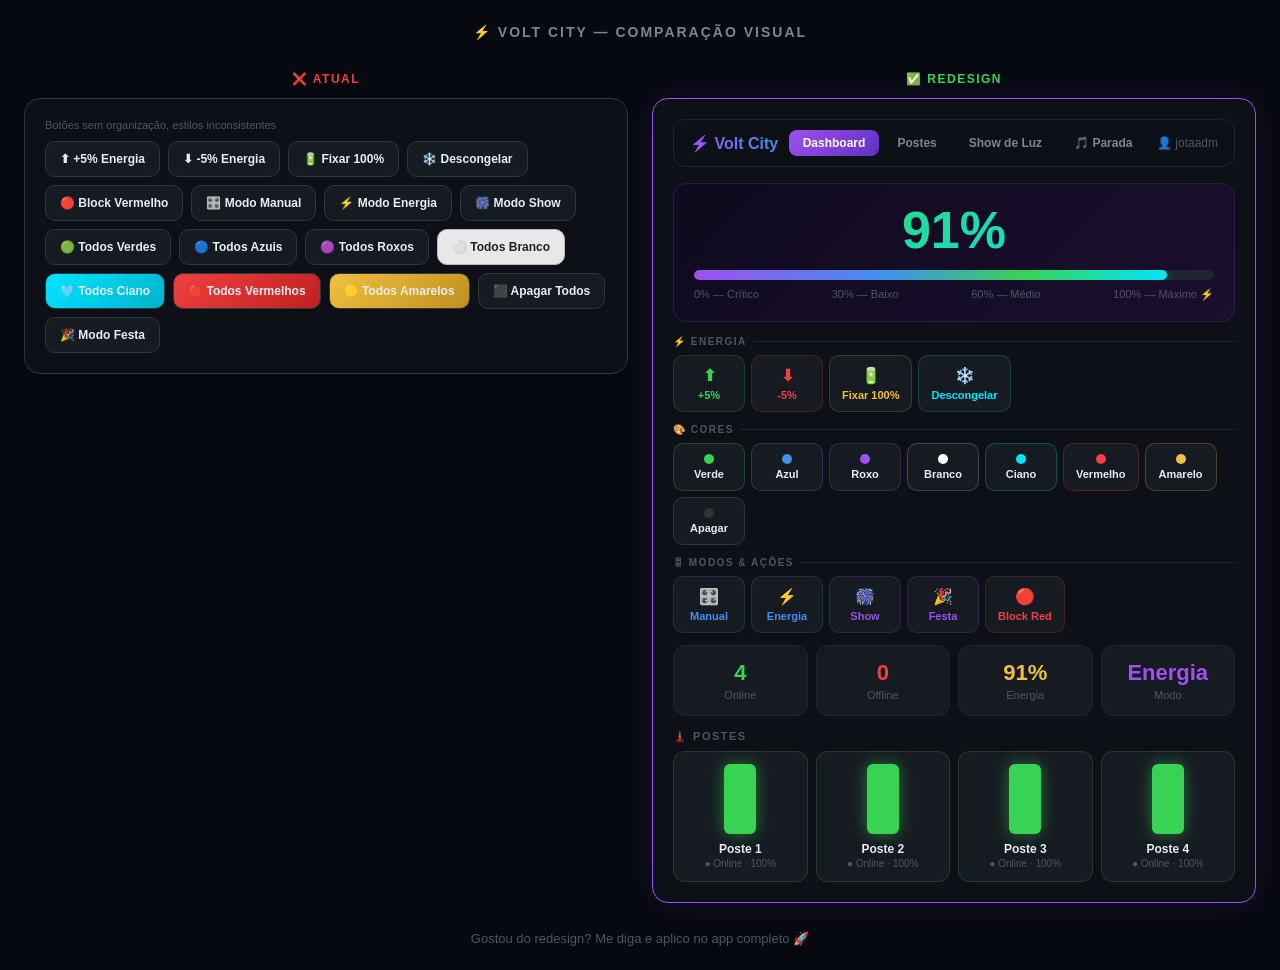
<file: preview_redesign.html>
<!DOCTYPE html>
<html lang="pt-BR">
<head>
<meta charset="UTF-8">
<title>Volt City — Preview Redesign</title>
<style>
* { margin:0; padding:0; box-sizing:border-box; }
body { background:#060910; font-family:'Segoe UI',sans-serif; color:#e6edf3; padding:24px; }

h1 { text-align:center; font-size:14px; color:#7d8590; margin-bottom:32px; letter-spacing:2px; text-transform:uppercase; }

.compare { display:grid; grid-template-columns:1fr 1fr; gap:24px; max-width:1400px; margin:0 auto; }
.label { font-size:12px; font-weight:700; letter-spacing:1.5px; text-transform:uppercase; margin-bottom:12px; text-align:center; }
.label.bad { color:#f04040; }
.label.good { color:#39d353; }

/* ===== ANTES ===== */
.before { border:1px solid #30363d; border-radius:16px; padding:20px; background:#0d1117; }
.before-buttons { display:flex; flex-wrap:wrap; gap:8px; }
.before-buttons button {
  padding:10px 14px; border-radius:10px; font-size:12px; font-weight:600;
  border:1px solid #30363d; background:#161b22; color:#e6edf3; cursor:default;
}
.before-buttons button.white-btn { background:#e8e8e8; color:#222; border-color:#bbb; }

/* ===== DEPOIS ===== */
.after { border:1px solid #a050f0; border-radius:16px; padding:20px; background:#0d1117;
  box-shadow:0 0 40px rgba(160,80,240,.12); }

/* Navbar */
.navbar { display:flex; align-items:center; justify-content:space-between;
  background:#0d1117; border:1px solid #1e2530; border-radius:12px;
  padding:10px 16px; margin-bottom:16px; }
.brand { display:flex; align-items:center; gap:8px; font-weight:700; font-size:16px;
  background:linear-gradient(90deg,#a050f0,#4090f0); -webkit-background-clip:text; -webkit-text-fill-color:transparent; }
.nav-pills { display:flex; gap:4px; }
.nav-pill { padding:6px 14px; border-radius:8px; font-size:12px; font-weight:600;
  border:none; background:transparent; color:#7d8590; cursor:default; }
.nav-pill.active { background:linear-gradient(135deg,#a050f0,#6030c0); color:#fff; }

/* Energy */
.energy-card { background:linear-gradient(135deg,#0f0a1e,#1a0f2e);
  border:1px solid #2d1b4e; border-radius:14px; padding:20px; margin-bottom:14px;
  text-align:center; }
.energy-pct { font-size:52px; font-weight:800; line-height:1;
  background:linear-gradient(135deg,#39d353,#00e5ff); -webkit-background-clip:text; -webkit-text-fill-color:transparent; }
.energy-bar-wrap { background:#1e2530; border-radius:10px; height:10px; overflow:hidden; margin:14px 0 8px; }
.energy-bar-fill { height:100%; border-radius:10px; width:91%;
  background:linear-gradient(90deg,#a050f0 0%,#4090f0 40%,#39d353 70%,#00e5ff 100%);
  box-shadow:0 0 12px rgba(57,211,83,.4); }
.energy-labels { display:flex; justify-content:space-between; font-size:11px; color:#4d5662; }

/* Button groups */
.btn-group { margin-bottom:12px; }
.btn-group-label { font-size:10px; font-weight:700; letter-spacing:1.5px;
  text-transform:uppercase; color:#4d5662; margin-bottom:8px;
  display:flex; align-items:center; gap:6px; }
.btn-group-label::after { content:''; flex:1; height:1px; background:#1e2530; }
.btn-row { display:flex; gap:6px; flex-wrap:wrap; }

/* Buttons new style */
.btn-new {
  display:flex; flex-direction:column; align-items:center; justify-content:center;
  gap:4px; padding:10px 12px; border-radius:10px; font-size:11px; font-weight:600;
  border:1px solid #1e2530; background:#161b22; color:#e6edf3; cursor:default;
  min-width:72px; transition:.2s;
}
.btn-new .ico { font-size:16px; }
.btn-new.green  { border-color:#39d35340; }
.btn-new.blue   { border-color:#4090f040; }
.btn-new.purple { border-color:#a050f040; }
.btn-new.white  { border-color:#ffffff30; }
.btn-new.cyan   { border-color:#00e5ff40; }
.btn-new.red    { border-color:#f0404040; }
.btn-new.yellow { border-color:#f0c04040; }
.btn-new.off    { border-color:#30363d; }
.btn-new.mode   { border-color:#4090f030; color:#4090f0; }
.btn-new.mode-p { border-color:#a050f030; color:#a050f0; }
.btn-new.danger { border-color:#f0404030; color:#f04040; }
.btn-new.energy-plus  { border-color:#39d35330; color:#39d353; }
.btn-new.energy-minus { border-color:#f0404030; color:#f04040; }
.btn-new.energy-fix   { border-color:#f0c04030; color:#f0c040; }
.btn-new.energy-unf   { border-color:#00e5ff30; color:#00e5ff; }

/* color dot */
.cdot { width:10px; height:10px; border-radius:50%; flex-shrink:0; }

/* Stats */
.stats { display:grid; grid-template-columns:repeat(4,1fr); gap:8px; margin-bottom:14px; }
.stat { background:#161b22; border:1px solid #1e2530; border-radius:12px;
  padding:14px; text-align:center; }
.stat-v { font-size:22px; font-weight:800; }
.stat-v.green { color:#39d353; }
.stat-v.red   { color:#f04040; }
.stat-v.gold  { color:#f0c040; }
.stat-v.purple { color:#a050f0; }
.stat-l { font-size:11px; color:#4d5662; margin-top:3px; }

/* Poles */
.poles-row { display:grid; grid-template-columns:repeat(4,1fr); gap:8px; }
.pole-card { background:#161b22; border:1px solid #1e2530; border-radius:12px;
  padding:12px; text-align:center; }
.pole-light { width:32px; height:70px; border-radius:6px; margin:0 auto 8px;
  background:#39d353; box-shadow:0 0 16px rgba(57,211,83,.5); }
.pole-name { font-size:12px; font-weight:600; }
.pole-status { font-size:10px; color:#4d5662; margin-top:2px; }
.pole-card.online { border-color:#39d35330; }
</style>
</head>
<body>

<h1>⚡ Volt City — Comparação Visual</h1>

<div class="compare">

  <!-- ANTES -->
  <div>
    <div class="label bad">❌ Atual</div>
    <div class="before">
      <div style="font-size:11px;color:#4d5662;margin-bottom:10px;">Botões sem organização, estilos inconsistentes</div>
      <div class="before-buttons">
        <button>⬆ +5% Energia</button>
        <button>⬇ -5% Energia</button>
        <button>🔋 Fixar 100%</button>
        <button>❄️ Descongelar</button>
        <button>🔴 Block Vermelho</button>
        <button>🎛️ Modo Manual</button>
        <button>⚡ Modo Energia</button>
        <button>🎆 Modo Show</button>
        <button>🟢 Todos Verdes</button>
        <button>🔵 Todos Azuis</button>
        <button>🟣 Todos Roxos</button>
        <button class="white-btn">⚪ Todos Branco</button>
        <button style="background:linear-gradient(135deg,#00e5ff,#00b2cc)">🩵 Todos Ciano</button>
        <button style="background:linear-gradient(135deg,#f04040,#c02020)">🔴 Todos Vermelhos</button>
        <button style="background:linear-gradient(135deg,#f0c040,#c09020)">🟡 Todos Amarelos</button>
        <button>⬛ Apagar Todos</button>
        <button>🎉 Modo Festa</button>
      </div>
    </div>
  </div>

  <!-- DEPOIS -->
  <div>
    <div class="label good">✅ Redesign</div>
    <div class="after">

      <!-- Navbar -->
      <div class="navbar">
        <div class="brand">⚡ Volt City</div>
        <div class="nav-pills">
          <div class="nav-pill active">Dashboard</div>
          <div class="nav-pill">Postes</div>
          <div class="nav-pill">Show de Luz</div>
          <div class="nav-pill">🎵 Parada</div>
        </div>
        <div style="font-size:12px;color:#4d5662;">👤 jotaadm</div>
      </div>

      <!-- Energia -->
      <div class="energy-card">
        <div class="energy-pct">91%</div>
        <div class="energy-bar-wrap"><div class="energy-bar-fill"></div></div>
        <div class="energy-labels">
          <span>0% — Crítico</span><span>30% — Baixo</span>
          <span>60% — Médio</span><span>100% — Máximo ⚡</span>
        </div>
      </div>

      <!-- Grupo: Energia -->
      <div class="btn-group">
        <div class="btn-group-label">⚡ Energia</div>
        <div class="btn-row">
          <div class="btn-new energy-plus"><span class="ico">⬆</span>+5%</div>
          <div class="btn-new energy-minus"><span class="ico">⬇</span>-5%</div>
          <div class="btn-new energy-fix"><span class="ico">🔋</span>Fixar 100%</div>
          <div class="btn-new energy-unf"><span class="ico">❄️</span>Descongelar</div>
        </div>
      </div>

      <!-- Grupo: Cores -->
      <div class="btn-group">
        <div class="btn-group-label">🎨 Cores</div>
        <div class="btn-row">
          <div class="btn-new green"><div class="cdot" style="background:#39d353"></div>Verde</div>
          <div class="btn-new blue"><div class="cdot" style="background:#4090f0"></div>Azul</div>
          <div class="btn-new purple"><div class="cdot" style="background:#a050f0"></div>Roxo</div>
          <div class="btn-new white"><div class="cdot" style="background:#fff"></div>Branco</div>
          <div class="btn-new cyan"><div class="cdot" style="background:#00e5ff"></div>Ciano</div>
          <div class="btn-new red"><div class="cdot" style="background:#f04040"></div>Vermelho</div>
          <div class="btn-new yellow"><div class="cdot" style="background:#f0c040"></div>Amarelo</div>
          <div class="btn-new off"><div class="cdot" style="background:#333"></div>Apagar</div>
        </div>
      </div>

      <!-- Grupo: Modos -->
      <div class="btn-group">
        <div class="btn-group-label">🎛 Modos & Ações</div>
        <div class="btn-row">
          <div class="btn-new mode"><span class="ico">🎛️</span>Manual</div>
          <div class="btn-new mode"><span class="ico">⚡</span>Energia</div>
          <div class="btn-new mode-p"><span class="ico">🎆</span>Show</div>
          <div class="btn-new mode-p"><span class="ico">🎉</span>Festa</div>
          <div class="btn-new danger"><span class="ico">🔴</span>Block Red</div>
        </div>
      </div>

      <!-- Stats -->
      <div class="stats">
        <div class="stat"><div class="stat-v green">4</div><div class="stat-l">Online</div></div>
        <div class="stat"><div class="stat-v red">0</div><div class="stat-l">Offline</div></div>
        <div class="stat"><div class="stat-v gold">91%</div><div class="stat-l">Energia</div></div>
        <div class="stat"><div class="stat-v purple">Energia</div><div class="stat-l">Modo</div></div>
      </div>

      <!-- Poles -->
      <div style="font-size:11px;font-weight:700;letter-spacing:1.5px;text-transform:uppercase;color:#4d5662;margin-bottom:8px;">🗼 Postes</div>
      <div class="poles-row">
        <div class="pole-card online"><div class="pole-light"></div><div class="pole-name">Poste 1</div><div class="pole-status">● Online · 100%</div></div>
        <div class="pole-card online"><div class="pole-light"></div><div class="pole-name">Poste 2</div><div class="pole-status">● Online · 100%</div></div>
        <div class="pole-card online"><div class="pole-light"></div><div class="pole-name">Poste 3</div><div class="pole-status">● Online · 100%</div></div>
        <div class="pole-card online"><div class="pole-light"></div><div class="pole-name">Poste 4</div><div class="pole-status">● Online · 100%</div></div>
      </div>

    </div>
  </div>

</div>

<div style="text-align:center;margin-top:28px;font-size:13px;color:#4d5662;">
  Gostou do redesign? Me diga e aplico no app completo 🚀
</div>

</body>
</html>
</file>
<file: css/main.css>
* { margin: 0; padding: 0; box-sizing: border-box; }
  :root {
    --bg: #0d1117;
    --card: #161b22;
    --border: #30363d;
    --text: #e6edf3;
    --muted: #8b949e;
    --green: #39d353;
    --yellow: #f0c040;
    --orange: #f08040;
    --red: #f04040;
    --blue: #4090f0;
    --purple: #c060f0;
    --white: #ffffff;
    --accent: #238636;
  }
  body { background: var(--bg); color: var(--text); font-family: 'Segoe UI', sans-serif; min-height: 100vh; }

  /* LOGIN */
  #login-screen {
    display: flex; align-items: center; justify-content: center;
    min-height: 100vh; flex-direction: column; gap: 24px;
  }
  .login-card {
    background: var(--card); border: 1px solid var(--border); border-radius: 16px;
    padding: 40px; width: 360px;
  }
  .login-logo { text-align: center; margin-bottom: 32px; }
  .login-logo .city-icon { font-size: 56px; }
  .login-logo h1 { font-size: 22px; font-weight: 700; color: var(--green); margin-top: 8px; }
  .login-logo p { color: var(--muted); font-size: 13px; margin-top: 4px; }
  .form-group { margin-bottom: 16px; }
  .form-group label { display: block; font-size: 13px; color: var(--muted); margin-bottom: 6px; }
  .form-group input {
    width: 100%; padding: 10px 14px; background: var(--bg); border: 1px solid var(--border);
    border-radius: 8px; color: var(--text); font-size: 14px; outline: none; transition: border-color .2s;
  }
  .form-group input:focus { border-color: var(--green); }
  .btn-login {
    width: 100%; padding: 12px; background: var(--accent); color: white; border: none;
    border-radius: 8px; font-size: 15px; font-weight: 600; cursor: pointer; margin-top: 8px;
    transition: background .2s;
  }
  .btn-login:hover { background: #2ea043; }
  .login-hint { color: var(--muted); font-size: 12px; text-align: center; margin-top: 16px; }

  /* MAIN APP */
  #app { display: none; }

  /* NAVBAR */
  .navbar {
    background: var(--card); border-bottom: 1px solid var(--border);
    padding: 12px 24px; display: flex; align-items: center; justify-content: space-between;
    position: sticky; top: 0; z-index: 100;
  }
  .navbar-brand { display: flex; align-items: center; gap: 10px; }
  .navbar-brand span { font-size: 20px; }
  .navbar-brand h1 { font-size: 16px; font-weight: 700; color: var(--green); }
  .nav-tabs { display: flex; gap: 4px; }
  .nav-tab {
    padding: 7px 16px; border-radius: 8px; border: none; background: transparent;
    color: var(--muted); font-size: 13px; cursor: pointer; transition: all .2s;
  }
  .nav-tab:hover { background: rgba(255,255,255,.05); color: var(--text); }
  .nav-tab.active { background: rgba(57,211,83,.15); color: var(--green); }
  .navbar-right { display: flex; align-items: center; gap: 12px; }
  .user-badge {
    background: rgba(255,255,255,.07); border-radius: 20px; padding: 5px 12px;
    font-size: 12px; color: var(--muted);
  }
  .btn-logout {
    padding: 6px 14px; border-radius: 8px; border: 1px solid var(--border);
    background: transparent; color: var(--muted); font-size: 12px; cursor: pointer;
  }
  .btn-logout:hover { color: var(--red); border-color: var(--red); }

  /* CONTENT */
  .content { padding: 24px; max-width: 1400px; margin: 0 auto; }
  .page { display: none; }
  .page.active { display: block; }

  /* ENERGY BAR */
  .energy-card {
    background: var(--card); border: 1px solid var(--border); border-radius: 16px;
    padding: 24px; margin-bottom: 20px;
  }
  .energy-header { display: flex; align-items: center; justify-content: space-between; margin-bottom: 20px; }
  .energy-header h2 { font-size: 16px; font-weight: 600; }
  .mode-badge {
    padding: 5px 14px; border-radius: 20px; font-size: 12px; font-weight: 600;
    background: rgba(57,211,83,.15); color: var(--green); border: 1px solid rgba(57,211,83,.3);
  }
  .energy-value { font-size: 64px; font-weight: 800; text-align: center; margin: 8px 0; transition: color .5s; }
  .energy-bar-wrap {
    background: rgba(255,255,255,.07); border-radius: 100px; height: 20px;
    overflow: hidden; margin: 12px 0;
  }
  .energy-bar {
    height: 100%; border-radius: 100px;
    transition: width .6s ease, background .6s ease;
    position: relative; overflow: hidden;
  }
  .energy-bar::after {
    content: ''; position: absolute; top: 0; left: -100%; width: 100%; height: 100%;
    background: linear-gradient(90deg, transparent, rgba(255,255,255,.3), transparent);
    animation: shine 2s infinite;
  }
  @keyframes shine { to { left: 100%; } }
  .energy-labels { display: flex; justify-content: space-between; font-size: 11px; color: var(--muted); }

  /* QUICK ACTIONS */
  .quick-actions {
    display: grid; grid-template-columns: repeat(auto-fit, minmax(120px, 1fr)); gap: 10px;
    margin-bottom: 20px;
  }
  .qa-btn {
    padding: 12px 8px; border-radius: 10px; border: 1px solid var(--border);
    background: var(--card); color: var(--text); font-size: 12px; font-weight: 600;
    cursor: pointer; transition: all .2s; text-align: center;
  }
  .qa-btn:hover { transform: translateY(-2px); box-shadow: 0 4px 12px rgba(0,0,0,.4); }
  .qa-btn .qa-icon { font-size: 18px; display: block; margin-bottom: 4px; }
  .qa-btn.danger { border-color: rgba(240,64,64,.4); color: var(--red); }
  .qa-btn.danger:hover { background: rgba(240,64,64,.1); }
  .qa-btn.success { border-color: rgba(57,211,83,.4); color: var(--green); }
  .qa-btn.success:hover { background: rgba(57,211,83,.1); }
  .qa-btn.warning { border-color: rgba(240,192,64,.4); color: var(--yellow); }
  .qa-btn.warning:hover { background: rgba(240,192,64,.1); }
  .qa-btn.info { border-color: rgba(64,144,240,.4); color: var(--blue); }
  .qa-btn.info:hover { background: rgba(64,144,240,.1); }
  .qa-btn.purple { border-color: rgba(192,96,240,.4); color: var(--purple); }
  .qa-btn.purple:hover { background: rgba(192,96,240,.1); }
  .qa-btn.active-btn { background: rgba(57,211,83,.2); border-color: var(--green); }

  /* STATS ROW */
  .stats-row { display: grid; grid-template-columns: repeat(4, 1fr); gap: 16px; margin-bottom: 20px; }
  .stat-card {
    background: var(--card); border: 1px solid var(--border); border-radius: 12px;
    padding: 16px; text-align: center;
  }
  .stat-card .stat-val { font-size: 28px; font-weight: 700; }
  .stat-card .stat-label { font-size: 11px; color: var(--muted); margin-top: 4px; }
  .stat-card.online .stat-val { color: var(--green); }
  .stat-card.offline .stat-val { color: var(--red); }
  .stat-card.energy .stat-val { color: var(--yellow); }
  .stat-card.mode .stat-val { color: var(--blue); font-size: 14px; }

  /* POLES GRID */
  .section-title { font-size: 16px; font-weight: 600; margin-bottom: 14px; display: flex; align-items: center; gap: 8px; }
  .poles-grid { display: grid; grid-template-columns: repeat(auto-fill, minmax(160px, 1fr)); gap: 14px; }
  .pole-card {
    background: var(--card); border: 1px solid var(--border); border-radius: 12px;
    padding: 16px; text-align: center; transition: all .2s; cursor: pointer; position: relative;
  }
  .pole-card:hover { border-color: #4040a0; transform: translateY(-2px); }
  .pole-card.selected { border-color: var(--blue); background: rgba(64,144,240,.08); }
  .pole-card.locked { border-color: var(--yellow); }
  .pole-card.offline { opacity: .4; }
  .pole-visual {
    width: 40px; height: 80px; border-radius: 6px; margin: 0 auto 10px;
    transition: background .4s; box-shadow: 0 0 20px rgba(0,0,0,.5);
    position: relative;
  }
  .pole-visual.glow { box-shadow: 0 0 20px currentColor; }
  .pole-name { font-size: 12px; font-weight: 600; margin-bottom: 4px; }
  .pole-status { font-size: 10px; color: var(--muted); }
  .pole-lock-icon {
    position: absolute; top: 6px; right: 6px; font-size: 12px;
    display: none;
  }
  .pole-card.locked .pole-lock-icon { display: block; }

  /* POLE CONTROLS PANEL */
  .pole-controls {
    background: var(--card); border: 1px solid var(--border); border-radius: 12px;
    padding: 20px; margin-top: 16px; display: none;
  }
  .pole-controls.active { display: block; }
  .ctrl-grid { display: grid; grid-template-columns: repeat(auto-fit, minmax(200px, 1fr)); gap: 20px; }
  .ctrl-group { }
  .ctrl-label { font-size: 12px; color: var(--muted); margin-bottom: 8px; }
  .color-presets { display: flex; gap: 8px; flex-wrap: wrap; }
  .color-dot {
    width: 32px; height: 32px; border-radius: 50%; cursor: pointer;
    border: 2px solid transparent; transition: all .2s;
  }
  .color-dot:hover { transform: scale(1.15); border-color: white; }
  .color-dot.selected { border-color: white; transform: scale(1.1); }
  input[type=color] {
    width: 40px; height: 40px; border: 1px solid var(--border); border-radius: 8px;
    cursor: pointer; background: none; padding: 2px;
  }
  input[type=range] { width: 100%; accent-color: var(--green); }
  .ctrl-btn {
    padding: 8px 16px; border-radius: 8px; border: 1px solid var(--border);
    background: var(--bg); color: var(--text); font-size: 12px; cursor: pointer;
    margin: 3px; transition: all .2s;
  }
  .ctrl-btn:hover { background: rgba(255,255,255,.08); }
  .ctrl-btn.red:hover { background: rgba(240,64,64,.2); border-color: var(--red); }
  .ctrl-btn.green:hover { background: rgba(57,211,83,.2); border-color: var(--green); }

  /* BATCH ACTIONS */
  .batch-bar {
    background: rgba(64,144,240,.1); border: 1px solid rgba(64,144,240,.3); border-radius: 10px;
    padding: 12px 16px; margin-bottom: 16px; display: flex; align-items: center; gap: 12px;
    display: none;
  }
  .batch-bar.active { display: flex; }
  .batch-bar span { font-size: 13px; color: var(--blue); flex: 1; }

  /* SHOW MODE */
  .effects-grid { display: grid; grid-template-columns: repeat(auto-fill, minmax(180px, 1fr)); gap: 14px; }
  .effect-card {
    background: var(--card); border: 1px solid var(--border); border-radius: 12px;
    padding: 20px; text-align: center; cursor: pointer; transition: all .2s;
  }
  .effect-card:hover { transform: translateY(-3px); box-shadow: 0 8px 24px rgba(0,0,0,.4); }
  .effect-card.active { border-color: var(--purple); background: rgba(192,96,240,.08); }
  .effect-icon { font-size: 36px; margin-bottom: 10px; }
  .effect-name { font-size: 13px; font-weight: 600; }
  .effect-desc { font-size: 11px; color: var(--muted); margin-top: 4px; }

  /* ENERGY SETTINGS */
  .settings-grid { display: grid; grid-template-columns: repeat(auto-fit, minmax(280px, 1fr)); gap: 20px; }
  .settings-card {
    background: var(--card); border: 1px solid var(--border); border-radius: 12px; padding: 20px;
  }
  .settings-card h3 { font-size: 14px; margin-bottom: 16px; color: var(--muted); text-transform: uppercase; font-size: 11px; letter-spacing: 1px; }
  .setting-row { display: flex; align-items: center; justify-content: space-between; padding: 8px 0; border-bottom: 1px solid rgba(255,255,255,.04); }
  .setting-row:last-child { border-bottom: none; }
  .setting-name { font-size: 13px; }
  .toggle {
    width: 40px; height: 22px; border-radius: 11px; background: var(--border);
    cursor: pointer; position: relative; transition: background .2s; border: none;
  }
  .toggle::after {
    content: ''; position: absolute; width: 16px; height: 16px; border-radius: 50%;
    background: white; top: 3px; left: 3px; transition: left .2s;
  }
  .toggle.on { background: var(--green); }
  .toggle.on::after { left: 21px; }
  .number-input {
    width: 70px; padding: 5px 8px; background: var(--bg); border: 1px solid var(--border);
    border-radius: 6px; color: var(--text); font-size: 13px; text-align: center;
  }

  /* COLOR RANGE SETTINGS */
  .color-range { display: flex; align-items: center; gap: 10px; padding: 8px 0; }
  .range-label { font-size: 12px; width: 80px; color: var(--muted); }
  .range-dot { width: 20px; height: 20px; border-radius: 50%; }
  .range-desc { font-size: 12px; flex: 1; }

  /* HISTORY */
  .log-table { width: 100%; border-collapse: collapse; font-size: 13px; }
  .log-table th { text-align: left; padding: 10px 12px; font-size: 11px; color: var(--muted); text-transform: uppercase; letter-spacing: .5px; border-bottom: 1px solid var(--border); }
  .log-table td { padding: 10px 12px; border-bottom: 1px solid rgba(255,255,255,.04); }
  .log-table tr:hover td { background: rgba(255,255,255,.02); }
  .log-action { display: inline-block; padding: 2px 8px; border-radius: 4px; font-size: 11px; font-weight: 600; }
  .log-action.cor { background: rgba(64,144,240,.15); color: var(--blue); }
  .log-action.energia { background: rgba(57,211,83,.15); color: var(--green); }
  .log-action.modo { background: rgba(192,96,240,.15); color: var(--purple); }
  .log-action.trava { background: rgba(240,192,64,.15); color: var(--yellow); }

  /* ALERTS */
  .alert {
    padding: 10px 16px; border-radius: 8px; margin-bottom: 12px;
    font-size: 13px; display: flex; align-items: center; gap: 8px;
  }
  .alert.red { background: rgba(240,64,64,.1); border: 1px solid rgba(240,64,64,.3); color: #ff8080; }
  .alert.green { background: rgba(57,211,83,.1); border: 1px solid rgba(57,211,83,.3); color: var(--green); }
  .alert.yellow { background: rgba(240,192,64,.1); border: 1px solid rgba(240,192,64,.3); color: var(--yellow); }

  /* TOAST */
  #toast {
    position: fixed; bottom: 24px; right: 24px; background: #1f2937;
    border: 1px solid var(--border); border-radius: 10px; padding: 12px 20px;
    font-size: 13px; z-index: 999; opacity: 0; transition: opacity .3s;
    pointer-events: none; max-width: 300px;
  }
  #toast.show { opacity: 1; }

  /* ANIMATIONS */
  @keyframes pulse { 0%,100% { opacity: 1; } 50% { opacity: .4; } }
  @keyframes rainbow {
    0% { background: #f04040; } 14% { background: #f08040; } 28% { background: #f0c040; }
    42% { background: #39d353; } 57% { background: #4090f0; } 71% { background: #4040f0; }
    85% { background: #c060f0; } 100% { background: #f04040; }
  }
  @keyframes wave { 0% { opacity: 1; } 50% { opacity: .3; } 100% { opacity: 1; } }
  @keyframes celebrate { 0%,100% { transform: scale(1); } 50% { transform: scale(1.05); } }
  .anim-rainbow { animation: rainbow 2s linear infinite; }
  .anim-pulse { animation: pulse 1.5s ease-in-out infinite; }
  .anim-celebrate { animation: celebrate 0.5s ease-in-out infinite; }

  /* ---- PARADA MUSICAL ---- */
  .music-track {
    display: flex; align-items: center; gap: 12px;
    background: var(--card); border: 1px solid var(--border);
    border-radius: 12px; padding: 12px 16px;
    transition: border-color .2s, background .2s;
  }
  .music-track:hover { border-color: var(--purple); }
  .music-track.active { border-color: var(--purple); background: rgba(160,80,240,.08); }
  .music-track.no-file { opacity: .65; }
  .track-num { width: 28px; text-align: center; font-size: 14px; color: var(--muted); font-weight: 700; flex-shrink: 0; }
  .music-track.active .track-num { color: var(--purple); }
  .track-info { flex: 1; min-width: 0; }
  .track-name { font-size: 15px; font-weight: 600; white-space: nowrap; overflow: hidden; text-overflow: ellipsis; }
  .track-meta { display: flex; gap: 8px; margin-top: 4px; align-items: center; flex-wrap: wrap; }
  .track-bpm-badge { background: rgba(160,80,240,.2); color: var(--purple); border-radius: 6px; padding: 2px 8px; font-size: 12px; font-weight: 700; }
  .track-style-badge { background: var(--border); color: var(--muted); border-radius: 6px; padding: 2px 8px; font-size: 11px; }
  .track-actions { display: flex; gap: 6px; flex-shrink: 0; }
  .track-actions button { width: 34px; height: 34px; border-radius: 8px; border: 1px solid var(--border); background: transparent; color: var(--text); cursor: pointer; font-size: 15px; transition: background .15s; }
  .track-actions button:hover { background: var(--border); }
  .track-actions button:disabled { opacity: .3; cursor: not-allowed; }
  .bpm-bar { transition: height .15s ease, opacity .15s ease; }

  /* Responsive */
  @media (max-width: 768px) {
    .nav-tabs {
      display: flex;
      overflow-x: auto;
      -webkit-overflow-scrolling: touch;
      scrollbar-width: none;
      gap: 4px;
      padding-bottom: 2px;
    }
    .nav-tabs::-webkit-scrollbar { display: none; }
    .nav-tab {
      white-space: nowrap;
      flex-shrink: 0;
      font-size: 12px;
      padding: 6px 12px;
    }
    .navbar { flex-wrap: wrap; gap: 8px; }
    .navbar-brand { font-size: 16px; }
    .stats-row { grid-template-columns: repeat(2, 1fr); }
    .quick-actions { grid-template-columns: repeat(3, 1fr); }
  }

/* =================== MODO MICROFONE =================== */
.mic-band-btn {
  padding: 8px 14px;
  border-radius: 12px;
  border: 1px solid var(--border);
  background: transparent;
  color: var(--muted);
  font-size: 12px;
  cursor: pointer;
  text-align: center;
  line-height: 1.4;
  transition: border-color .2s, color .2s, background .2s;
  flex: 1;
  min-width: 70px;
}
.mic-band-btn:hover {
  border-color: var(--purple);
  color: var(--purple);
}
.mic-band-btn.active {
  border-color: var(--purple);
  color: var(--purple);
  background: rgba(160, 100, 240, 0.12);
  font-weight: 600;
}
</file>
